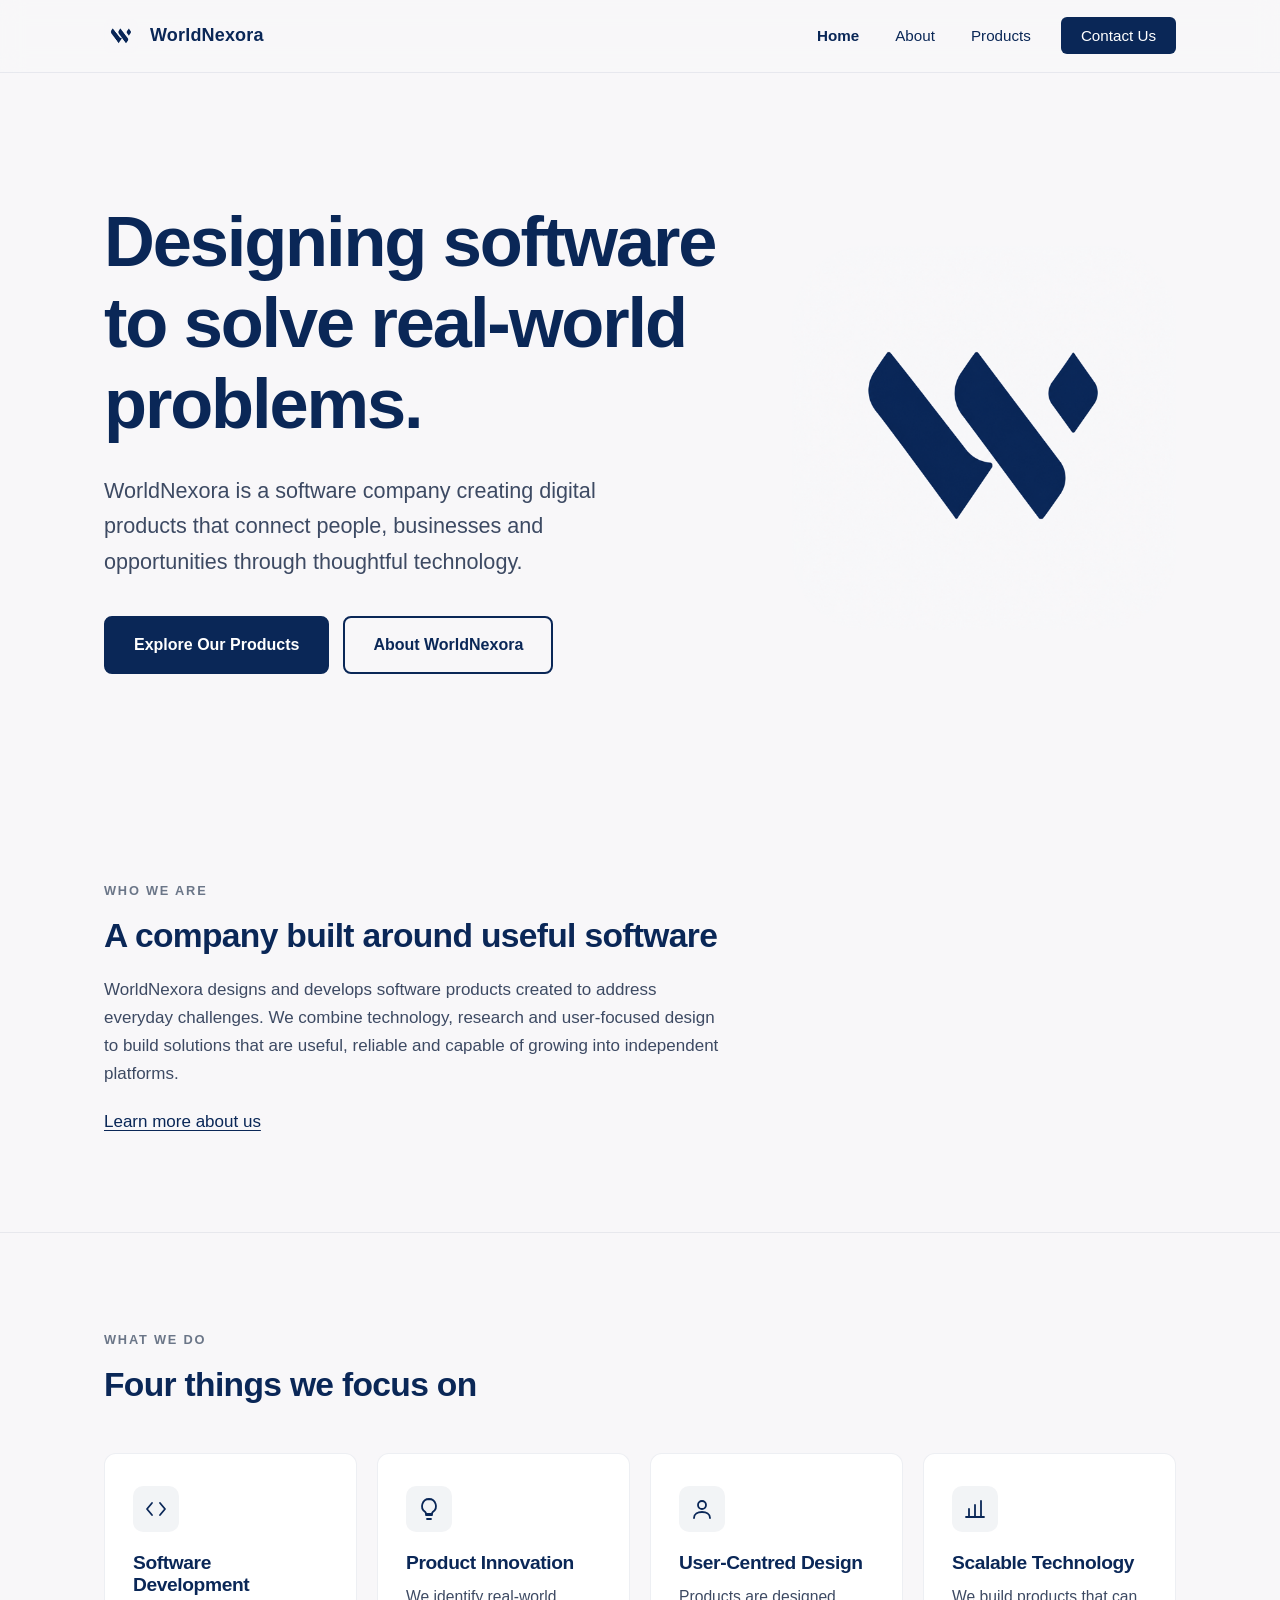
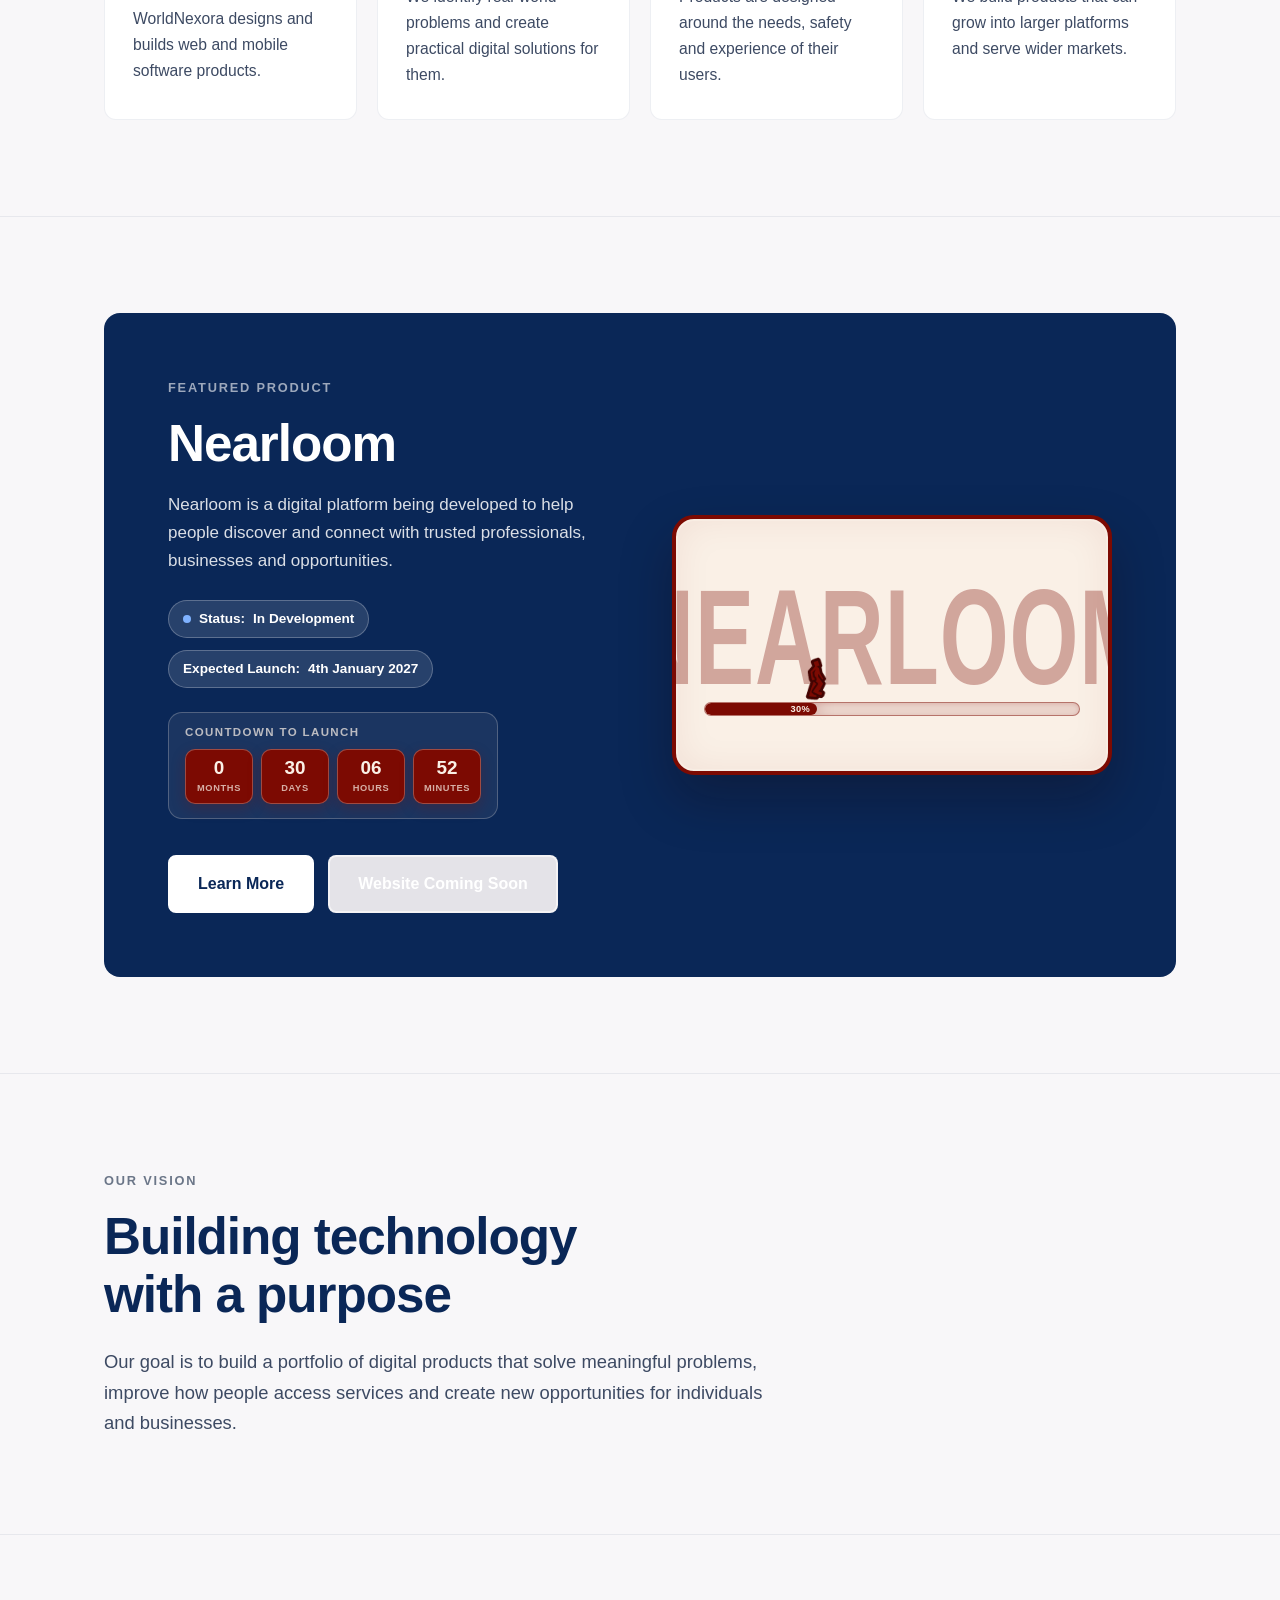
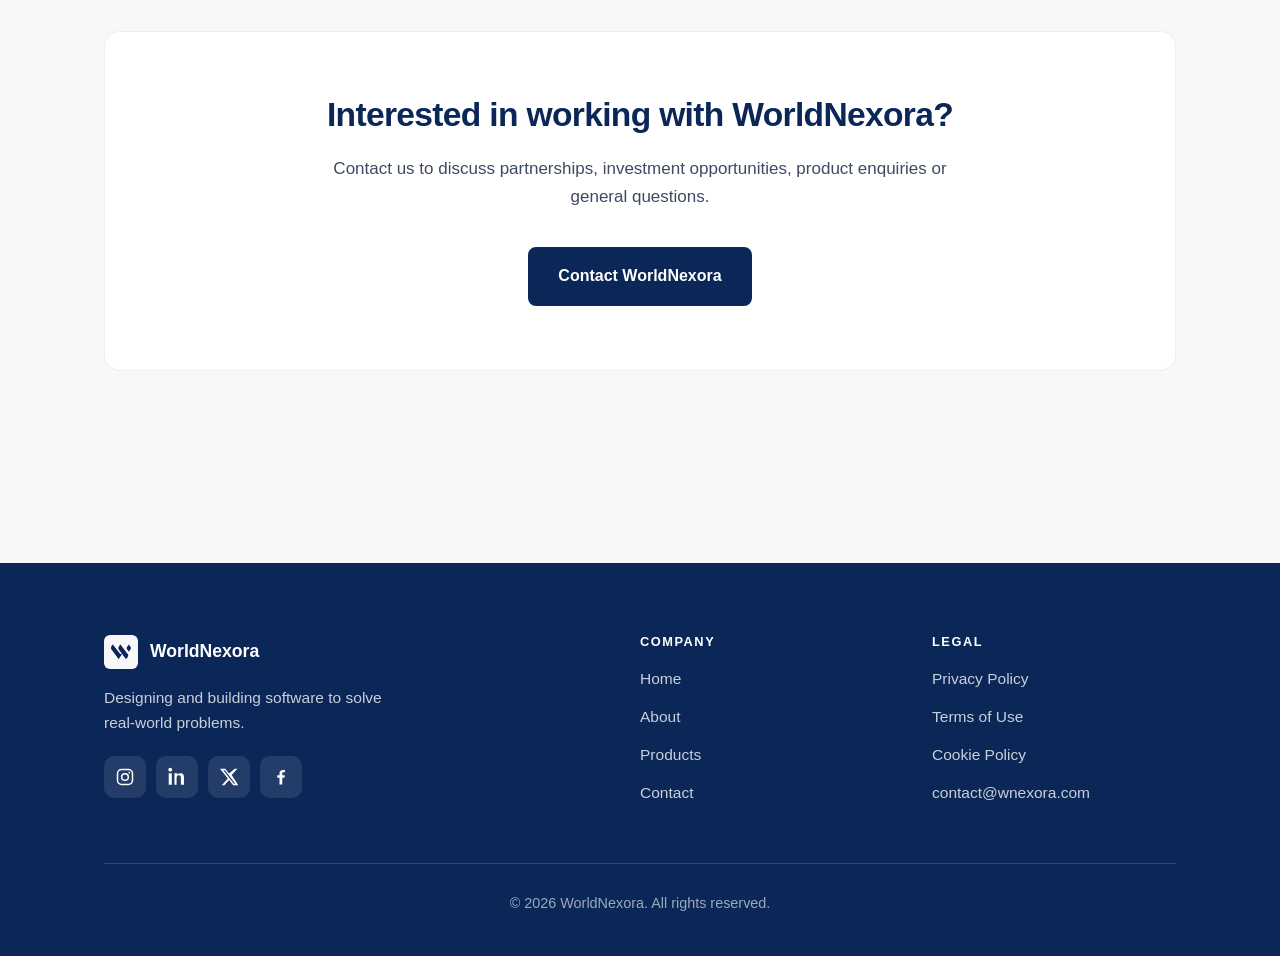
<file: index.html>
<!DOCTYPE html>
<html lang="en">
<head>
  <meta charset="UTF-8">
  <meta name="viewport" content="width=device-width, initial-scale=1.0">
  <title>WorldNexora | Software Built to Solve Real-World Problems</title>
  <meta name="description" content="WorldNexora (World Nexora) is a software company creating digital products that connect people, businesses and opportunities through thoughtful technology.">
  <meta name="application-name" content="WorldNexora">
  <meta name="apple-mobile-web-app-title" content="WorldNexora">
  <meta name="robots" content="index, follow, max-image-preview:large">
  <link rel="canonical" href="https://wnexora.com/">
  <link rel="icon" type="image/png" sizes="96x96" href="/favicon.png">
  <link rel="shortcut icon" type="image/png" href="/favicon.png">
  <link rel="apple-touch-icon" href="/assets/logo-600.png">
  <link rel="stylesheet" href="css/style.css?v=20260808j">
  <meta property="og:type" content="website">
  <meta property="og:title" content="WorldNexora | Software Built to Solve Real-World Problems">
  <meta property="og:description" content="WorldNexora designs and builds software products that solve real-world problems.">
  <meta property="og:image" content="https://wnexora.com/assets/worldnexora-cover.png">
  <meta property="og:image:width" content="1200">
  <meta property="og:image:height" content="675">
  <meta property="og:image:type" content="image/png">
  <meta property="og:image:alt" content="WorldNexora logo">
  <meta property="og:url" content="https://wnexora.com/">
  <meta property="og:site_name" content="WorldNexora">
  <meta name="twitter:card" content="summary_large_image">
  <meta name="twitter:title" content="WorldNexora | Software Built to Solve Real-World Problems">
  <meta name="twitter:description" content="WorldNexora designs and builds software products that solve real-world problems.">
  <meta name="twitter:image" content="https://wnexora.com/assets/worldnexora-cover.png">
  <script type="application/ld+json">
  {
    "@context": "https://schema.org",
    "@graph": [
      {
        "@type": "WebSite",
        "@id": "https://wnexora.com/#website",
        "url": "https://wnexora.com/",
        "name": "WorldNexora",
        "alternateName": "World Nexora",
        "inLanguage": "en",
        "publisher": {
          "@id": "https://wnexora.com/#organization"
        }
      },
      {
        "@type": "Organization",
        "@id": "https://wnexora.com/#organization",
        "name": "WorldNexora",
        "legalName": "WorldNexora",
        "alternateName": "World Nexora",
        "url": "https://wnexora.com/",
        "logo": {
          "@type": "ImageObject",
          "@id": "https://wnexora.com/#logo",
          "url": "https://wnexora.com/assets/logo-600.png",
          "contentUrl": "https://wnexora.com/assets/logo-600.png",
          "width": 600,
          "height": 600,
          "caption": "WorldNexora logo"
        },
        "image": {
          "@id": "https://wnexora.com/#logo"
        },
        "description": "WorldNexora is a software company designing and building digital products that solve real-world problems.",
        "email": "contact@wnexora.com",
        "sameAs": [
          "https://www.instagram.com/worldnexora.official/",
          "https://www.facebook.com/share/1BrysAzEgp/",
          "https://x.com/worldnexora",
          "https://www.linkedin.com/company/worldnexora/"
        ]
      },
      {
        "@type": "WebPage",
        "@id": "https://wnexora.com/#webpage",
        "url": "https://wnexora.com/",
        "name": "WorldNexora | Software Built to Solve Real-World Problems",
        "isPartOf": {
          "@id": "https://wnexora.com/#website"
        },
        "primaryImageOfPage": {
          "@type": "ImageObject",
          "url": "https://wnexora.com/assets/worldnexora-cover.png",
          "width": 1200,
          "height": 675
        }
      }
    ]
  }
  </script>
</head>
<body>
  <a class="skip-link" href="#main">Skip to main content</a>

  <nav class="site-nav" aria-label="Main navigation">
    <div class="nav-inner">
      <a class="brand" href="index.html">
        <img src="assets/favicon.png" alt="" width="34" height="34">
        WorldNexora
      </a>
      <button class="nav-toggle" aria-expanded="false" aria-controls="nav-links" aria-label="Open menu">
        <span class="bar"></span>
      </button>
      <ul class="nav-links" id="nav-links">
        <li><a href="index.html" aria-current="page">Home</a></li>
        <li><a href="about.html">About</a></li>
        <li><a href="products.html">Products</a></li>
        <li><a class="nav-cta" href="contact.html">Contact Us</a></li>
      </ul>
    </div>
  </nav>

  <main id="main">

    <!-- Hero -->
    <header class="hero">
      <div class="container hero-grid">
        <div>
          <h1 class="h-display">Designing software to solve real&#8209;world problems.</h1>
          <p class="lede">WorldNexora is a software company creating digital products that connect people, businesses and opportunities through thoughtful technology.</p>
          <div class="btn-row">
            <a class="btn btn-primary" href="products.html">Explore Our Products</a>
            <a class="btn btn-secondary" href="about.html">About WorldNexora</a>
          </div>
        </div>
        <div class="hero-art">
          <img src="assets/logo-600.png" alt="WorldNexora logo" width="600" height="600">
        </div>
      </div>
    </header>

    <!-- Company introduction -->
    <section class="section reveal" aria-labelledby="intro-heading">
      <div class="container">
        <span class="eyebrow">Who we are</span>
        <h2 class="h-2" id="intro-heading">A company built around useful software</h2>
        <p class="measure">WorldNexora designs and develops software products created to address everyday challenges. We combine technology, research and user-focused design to build solutions that are useful, reliable and capable of growing into independent platforms.</p>
        <p style="margin-top: 20px;"><a href="about.html">Learn more about us</a></p>
      </div>
    </section>

    <!-- What we do -->
    <section class="section reveal" aria-labelledby="what-heading">
      <div class="container">
        <span class="eyebrow">What we do</span>
        <h2 class="h-2" id="what-heading">Four things we focus on</h2>
        <div class="card-grid">
          <div class="card">
            <div class="card-icon" aria-hidden="true">
              <svg viewBox="0 0 24 24" fill="none" stroke="currentColor" stroke-width="1.8" stroke-linecap="round" stroke-linejoin="round"><polyline points="8 6 3 12 8 18"/><polyline points="16 6 21 12 16 18"/></svg>
            </div>
            <h3 class="h-3">Software Development</h3>
            <p>WorldNexora designs and builds web and mobile software products.</p>
          </div>
          <div class="card">
            <div class="card-icon" aria-hidden="true">
              <svg viewBox="0 0 24 24" fill="none" stroke="currentColor" stroke-width="1.8" stroke-linecap="round" stroke-linejoin="round"><path d="M9 18h6"/><path d="M10 22h4"/><path d="M12 2a7 7 0 0 0-4 12.7c.6.5 1 1.4 1 2.3h6c0-.9.4-1.8 1-2.3A7 7 0 0 0 12 2z"/></svg>
            </div>
            <h3 class="h-3">Product Innovation</h3>
            <p>We identify real-world problems and create practical digital solutions for them.</p>
          </div>
          <div class="card">
            <div class="card-icon" aria-hidden="true">
              <svg viewBox="0 0 24 24" fill="none" stroke="currentColor" stroke-width="1.8" stroke-linecap="round" stroke-linejoin="round"><circle cx="12" cy="8" r="4"/><path d="M4 21c0-4 3.6-6 8-6s8 2 8 6"/></svg>
            </div>
            <h3 class="h-3">User-Centred Design</h3>
            <p>Products are designed around the needs, safety and experience of their users.</p>
          </div>
          <div class="card">
            <div class="card-icon" aria-hidden="true">
              <svg viewBox="0 0 24 24" fill="none" stroke="currentColor" stroke-width="1.8" stroke-linecap="round" stroke-linejoin="round"><path d="M3 20h18"/><path d="M6 20V12"/><path d="M12 20V8"/><path d="M18 20V4"/></svg>
            </div>
            <h3 class="h-3">Scalable Technology</h3>
            <p>We build products that can grow into larger platforms and serve wider markets.</p>
          </div>
        </div>
      </div>
    </section>

    <!-- Featured product: Nearloom -->
    <section class="section reveal" aria-labelledby="featured-heading">
      <div class="container">
        <div class="panel panel-navy">
          <div class="product-split">
            <div>
              <span class="eyebrow" style="color: rgba(255,255,255,0.6);">Featured product</span>
              <h2 class="h-1" id="featured-heading">Nearloom</h2>
              <p style="margin-top: 18px; max-width: 48ch;">Nearloom is a digital platform being developed to help people discover and connect with trusted professionals, businesses and opportunities.</p>
              <div class="status-row">
                <span class="badge"><span class="dot" aria-hidden="true"></span>Status: <span data-wn="status">In Development</span></span>
                <span class="badge">Expected Launch: <span data-wn="launch">4th January 2027</span></span>
              </div>
              <div class="nearloom-countdown" data-wn-countdown data-target="2027-01-04T00:00:00Z" role="timer" aria-label="Countdown to Nearloom's expected launch on 4th January 2027">
                <span class="nearloom-countdown-label" data-countdown-label>Countdown to launch</span>
                <div class="nearloom-countdown-grid">
                  <span class="nearloom-countdown-unit"><strong data-countdown-months>--</strong><small>Months</small></span>
                  <span class="nearloom-countdown-unit"><strong data-countdown-days>--</strong><small>Days</small></span>
                  <span class="nearloom-countdown-unit"><strong data-countdown-hours>--</strong><small>Hours</small></span>
                  <span class="nearloom-countdown-unit"><strong data-countdown-minutes>--</strong><small>Minutes</small></span>
                </div>
              </div>
              <div class="btn-row">
                <a class="btn btn-primary" href="products.html#nearloom">Learn More</a>
                <a class="btn btn-secondary" data-wn-visit>Website Coming Soon</a>
              </div>
            </div>
            <div class="nearloom-progress-screen">
              <span class="nearloom-screen-wordmark" aria-hidden="true">Nearloom</span>
              <div class="nearloom-progress-stage">
                <img class="nearloom-walker" src="assets/nearloom-walking-filled-outline.gif" alt="">
                <div class="nearloom-progress-track" role="progressbar" aria-label="Nearloom development progress" aria-valuemin="0" aria-valuemax="100" aria-valuenow="30">
                  <span class="nearloom-progress-fill"><strong>30%</strong></span>
                </div>
              </div>
            </div>
          </div>
        </div>
      </div>
    </section>

    <!-- Vision -->
    <section class="section reveal" aria-labelledby="vision-heading">
      <div class="container">
        <span class="eyebrow">Our vision</span>
        <h2 class="h-1" id="vision-heading" style="max-width: 18ch;">Building technology with a purpose</h2>
        <p class="measure" style="margin-top: 22px; font-size: 1.15rem;">Our goal is to build a portfolio of digital products that solve meaningful problems, improve how people access services and create new opportunities for individuals and businesses.</p>
      </div>
    </section>

    <!-- Contact CTA -->
    <section class="section reveal" aria-labelledby="cta-heading">
      <div class="container">
        <div class="panel" style="text-align:center;">
          <h2 class="h-2" id="cta-heading">Interested in working with WorldNexora?</h2>
          <p class="measure" style="margin: 0 auto;">Contact us to discuss partnerships, investment opportunities, product enquiries or general questions.</p>
          <div class="btn-row" style="justify-content:center;">
            <a class="btn btn-primary" href="contact.html">Contact WorldNexora</a>
          </div>
        </div>
      </div>
    </section>

  </main>

  <footer class="site-footer">
    <div class="footer-inner">
      <div class="footer-grid">
        <div>
          <p class="footer-brand"><img src="assets/favicon.png" alt="" width="34" height="34">WorldNexora</p>
          <p class="footer-tagline">Designing and building software to solve real-world problems.</p>
          <ul class="social-links" data-wn-social aria-label="WorldNexora social media"></ul>
        </div>
        <nav aria-label="Footer navigation">
          <h3>Company</h3>
          <ul>
            <li><a href="index.html">Home</a></li>
            <li><a href="about.html">About</a></li>
            <li><a href="products.html">Products</a></li>
            <li><a href="contact.html">Contact</a></li>
          </ul>
        </nav>
        <div>
          <h3>Legal</h3>
          <ul>
            <li><a href="privacy.html">Privacy Policy</a></li>
            <li><a href="terms.html">Terms of Use</a></li>
            <li><a href="cookies.html">Cookie Policy</a></li>
            <li><a data-wn-mailto href="mailto:contact@wnexora.com"><span data-wn="email">contact@wnexora.com</span></a></li>
          </ul>
        </div>
      </div>
      <div class="footer-bottom">
        <span>© <span data-wn-year>2026</span> WorldNexora. All rights reserved.</span>
      </div>
    </div>
  </footer>

  <script src="js/site-config.js?v=20260808j"></script>
  <script src="js/main.js?v=20260808j"></script>
</body>
</html>
</file>
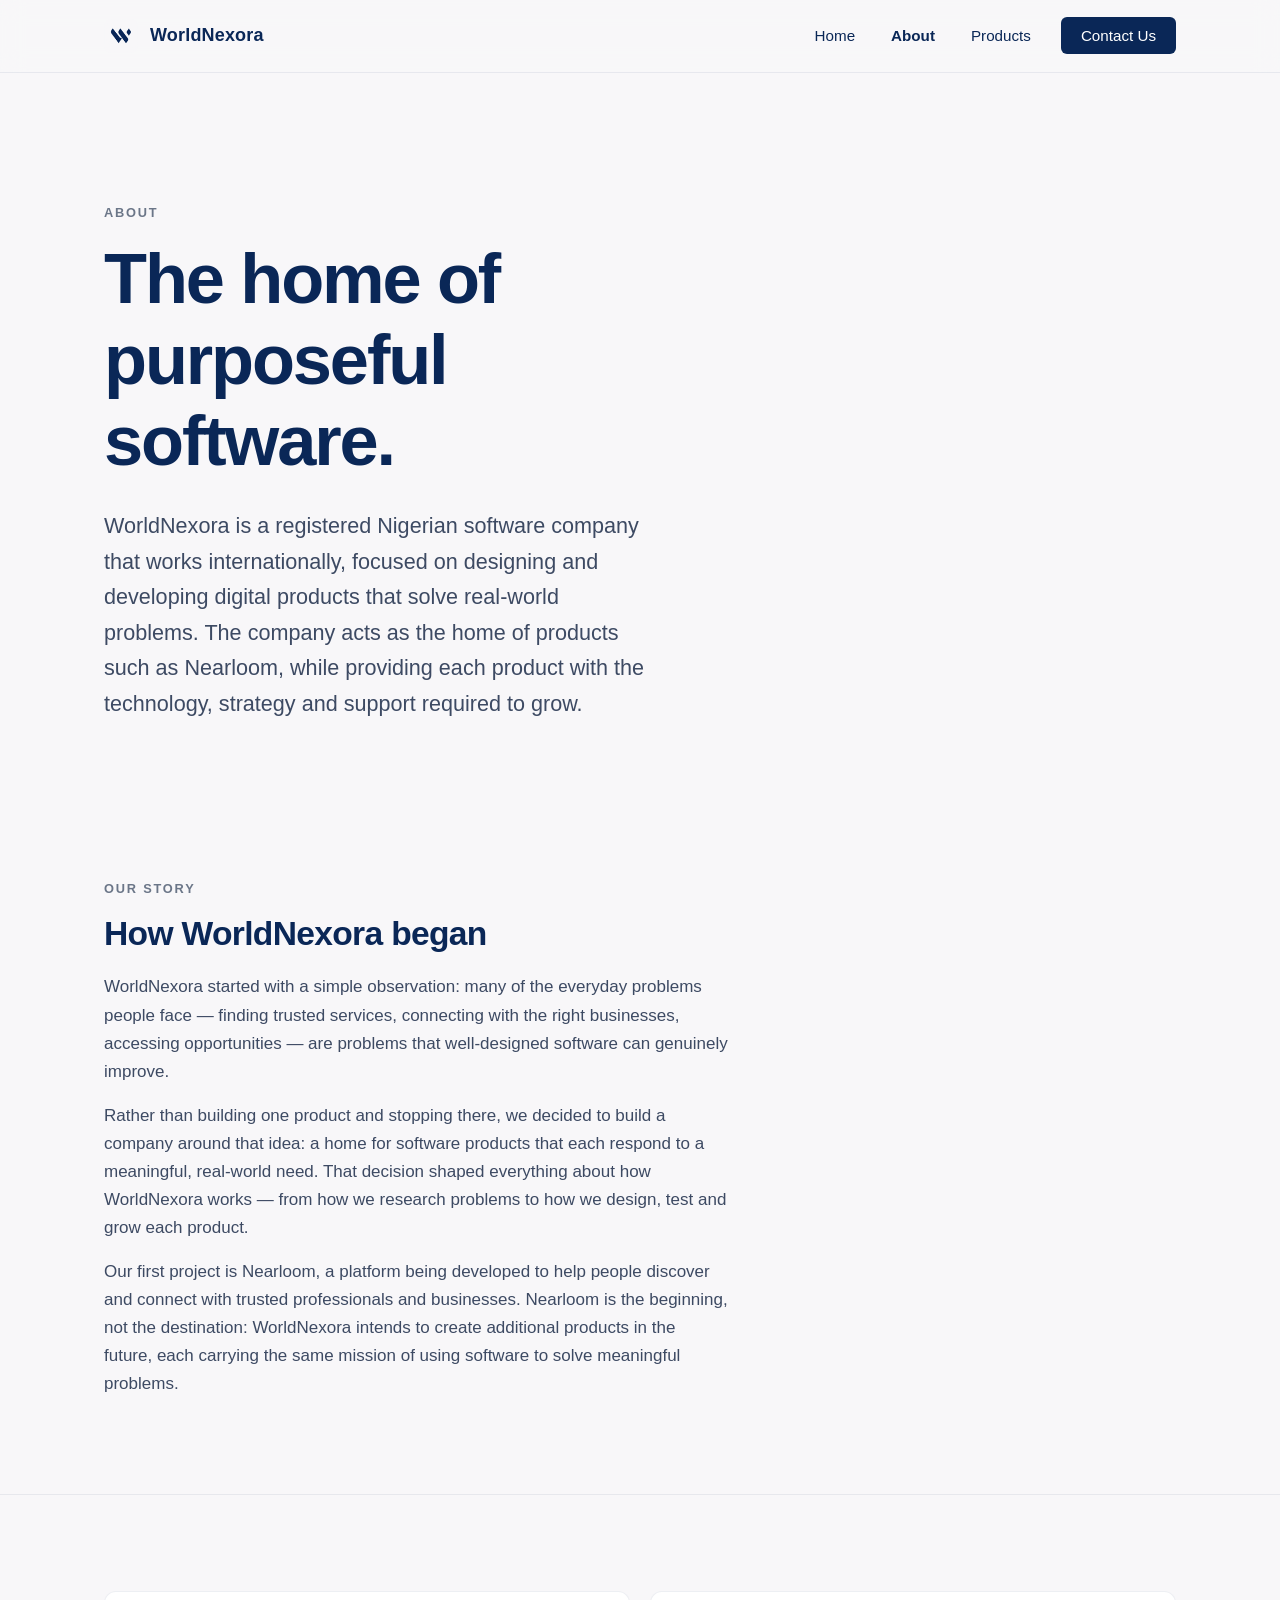
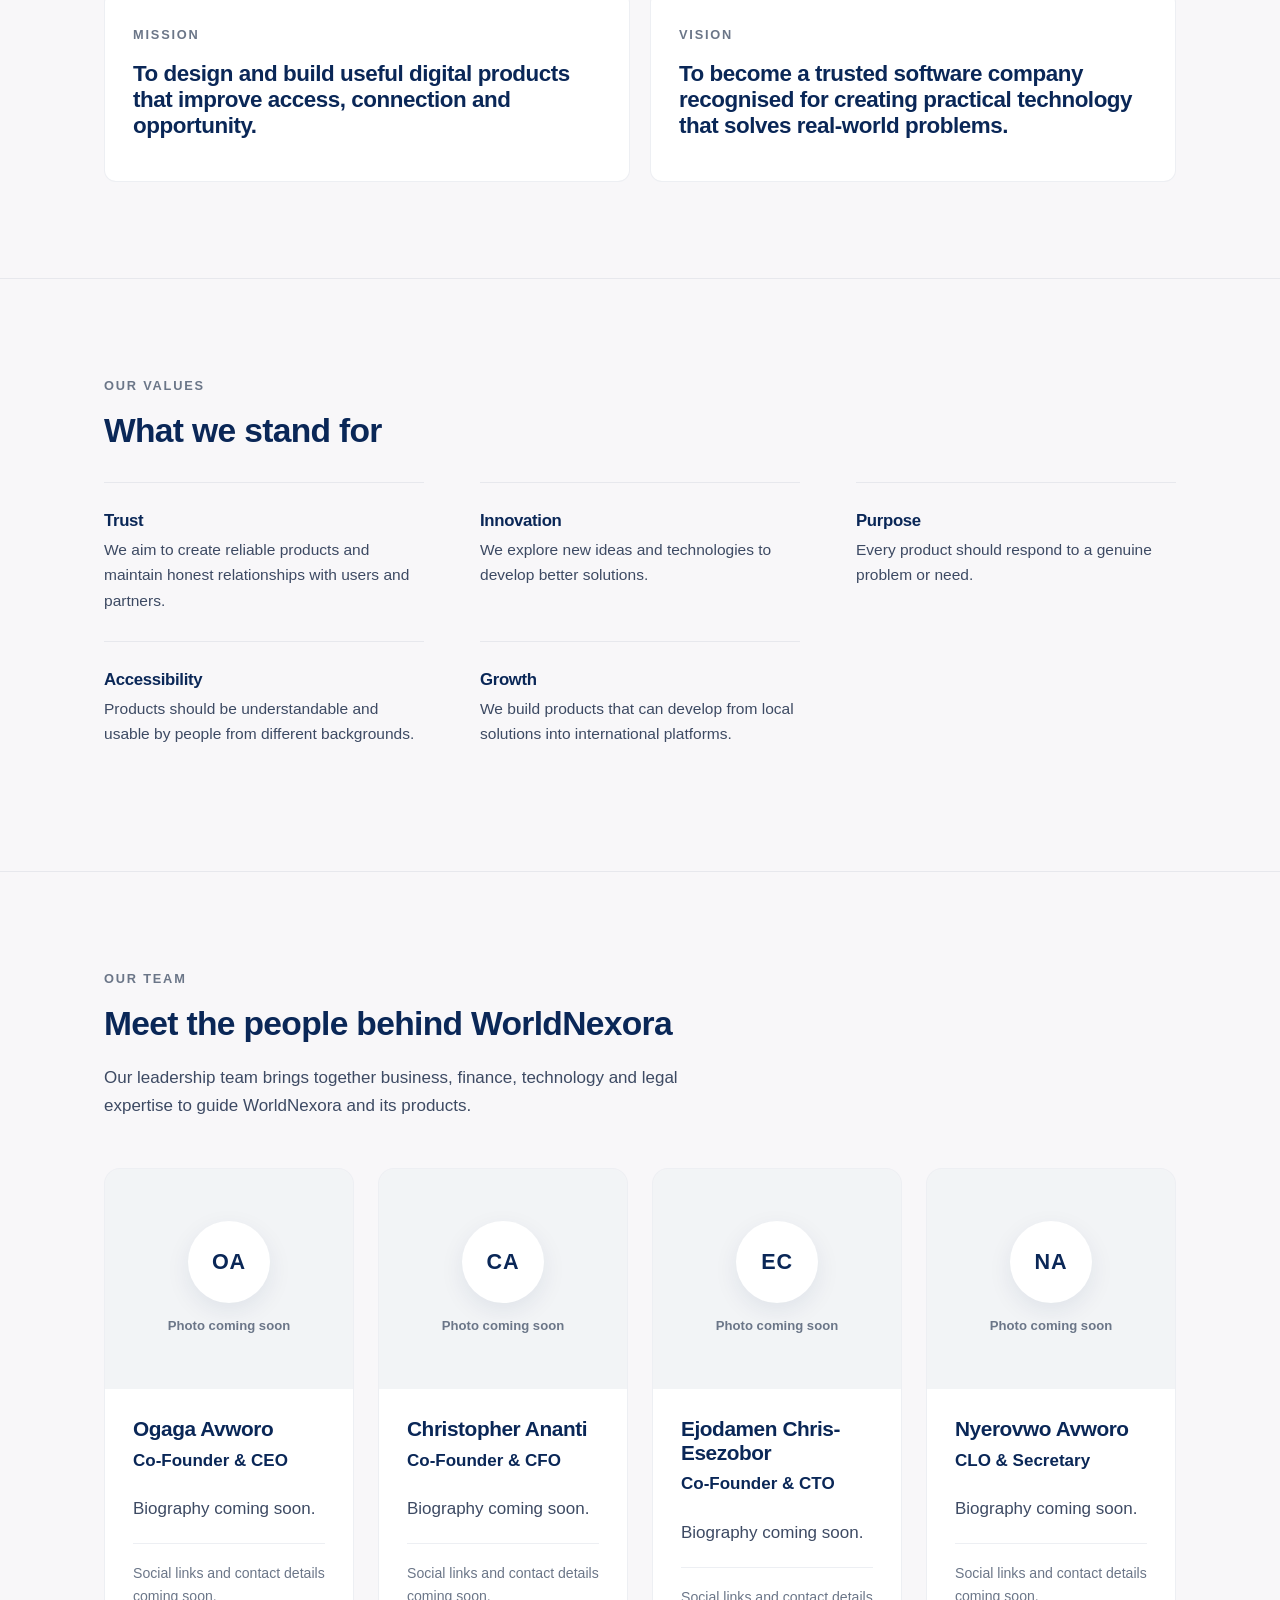
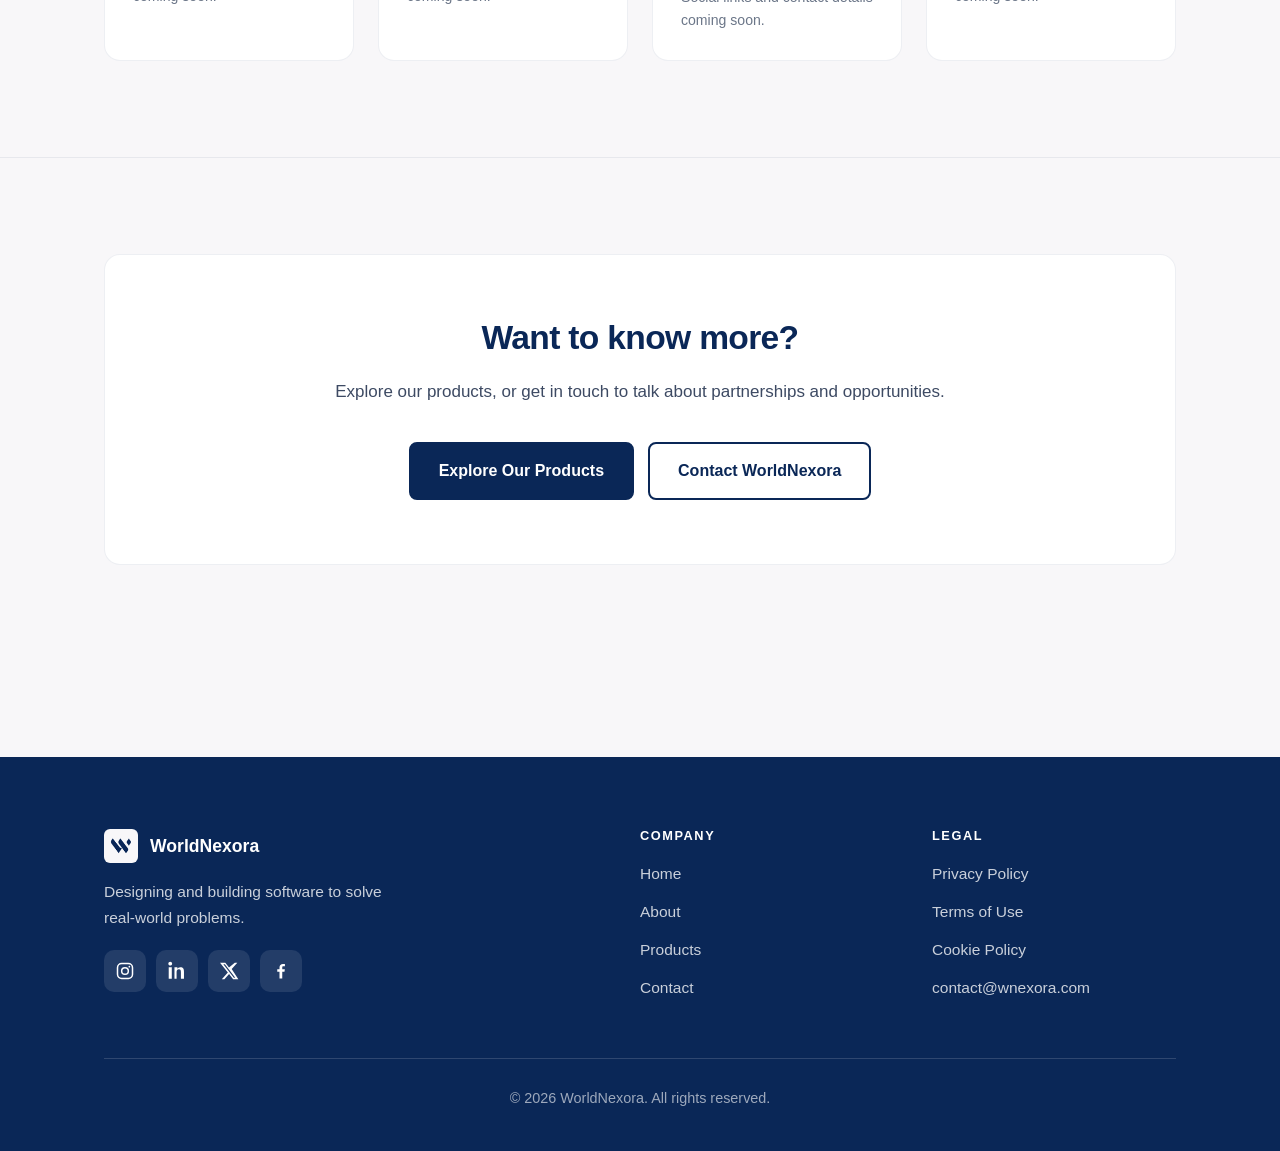
<file: about.html>
<!DOCTYPE html>
<html lang="en">
<head>
  <meta charset="UTF-8">
  <meta name="viewport" content="width=device-width, initial-scale=1.0">
  <title>About WorldNexora | Our Mission, Vision and Story</title>
  <meta name="description" content="Learn about WorldNexora — our story, mission, vision and values as we build software products that solve real-world problems.">
  <link rel="canonical" href="https://wnexora.com/about">
  <link rel="icon" type="image/png" sizes="64x64" href="/favicon.png">
  <link rel="stylesheet" href="css/style.css?v=20260804-team-row">
  <meta property="og:type" content="website">
  <meta property="og:title" content="About WorldNexora | Our Mission, Vision and Story">
  <meta property="og:description" content="WorldNexora is a software company focused on designing and developing digital products that solve real-world problems.">
  <meta property="og:image" content="https://wnexora.com/assets/logo-600.png">
  <meta property="og:url" content="https://wnexora.com/about">
</head>
<body>
  <a class="skip-link" href="#main">Skip to main content</a>

  <nav class="site-nav" aria-label="Main navigation">
    <div class="nav-inner">
      <a class="brand" href="index.html">
        <img src="assets/favicon.png" alt="" width="34" height="34">
        WorldNexora
      </a>
      <button class="nav-toggle" aria-expanded="false" aria-controls="nav-links" aria-label="Open menu">
        <span class="bar"></span>
      </button>
      <ul class="nav-links" id="nav-links">
        <li><a href="index.html">Home</a></li>
        <li><a href="about.html" aria-current="page">About</a></li>
        <li><a href="products.html">Products</a></li>
        <li><a class="nav-cta" href="contact.html">Contact Us</a></li>
      </ul>
    </div>
  </nav>

  <main id="main">

    <header class="hero" style="padding-bottom: 60px;">
      <div class="container">
        <span class="eyebrow">About</span>
        <h1 class="h-display" style="max-width: 16ch;">The home of purposeful software.</h1>
        <p class="lede" style="margin-top: 26px;">WorldNexora is a registered Nigerian software company that works internationally, focused on designing and developing digital products that solve real-world problems. The company acts as the home of products such as Nearloom, while providing each product with the technology, strategy and support required to grow.</p>
      </div>
    </header>

    <!-- Our story -->
    <section class="section reveal" aria-labelledby="story-heading">
      <div class="container">
        <span class="eyebrow">Our story</span>
        <h2 class="h-2" id="story-heading">How WorldNexora began</h2>
        <div class="measure">
          <p>WorldNexora started with a simple observation: many of the everyday problems people face — finding trusted services, connecting with the right businesses, accessing opportunities — are problems that well-designed software can genuinely improve.</p>
          <p style="margin-top: 16px;">Rather than building one product and stopping there, we decided to build a company around that idea: a home for software products that each respond to a meaningful, real-world need. That decision shaped everything about how WorldNexora works — from how we research problems to how we design, test and grow each product.</p>
          <p style="margin-top: 16px;">Our first project is Nearloom, a platform being developed to help people discover and connect with trusted professionals and businesses. Nearloom is the beginning, not the destination: WorldNexora intends to create additional products in the future, each carrying the same mission of using software to solve meaningful problems.</p>
        </div>
      </div>
    </section>

    <!-- Mission & Vision -->
    <section class="section reveal" aria-labelledby="mission-heading">
      <div class="container">
        <div class="card-grid" style="margin-top: 0; grid-template-columns: repeat(auto-fit, minmax(300px, 1fr));">
          <div class="card">
            <span class="eyebrow">Mission</span>
            <h2 class="h-3" id="mission-heading" style="font-size: 1.4rem;">To design and build useful digital products that improve access, connection and opportunity.</h2>
          </div>
          <div class="card">
            <span class="eyebrow">Vision</span>
            <h2 class="h-3" style="font-size: 1.4rem;">To become a trusted software company recognised for creating practical technology that solves real-world problems.</h2>
          </div>
        </div>
      </div>
    </section>

    <!-- Values -->
    <section class="section reveal" aria-labelledby="values-heading">
      <div class="container">
        <span class="eyebrow">Our values</span>
        <h2 class="h-2" id="values-heading">What we stand for</h2>
        <div class="value-list">
          <div>
            <h3>Trust</h3>
            <p>We aim to create reliable products and maintain honest relationships with users and partners.</p>
          </div>
          <div>
            <h3>Innovation</h3>
            <p>We explore new ideas and technologies to develop better solutions.</p>
          </div>
          <div>
            <h3>Purpose</h3>
            <p>Every product should respond to a genuine problem or need.</p>
          </div>
          <div>
            <h3>Accessibility</h3>
            <p>Products should be understandable and usable by people from different backgrounds.</p>
          </div>
          <div>
            <h3>Growth</h3>
            <p>We build products that can develop from local solutions into international platforms.</p>
          </div>
        </div>
      </div>
    </section>

    <!-- Team -->
    <section class="section reveal" aria-labelledby="team-heading">
      <div class="container">
        <span class="eyebrow">Our team</span>
        <h2 class="h-2" id="team-heading">Meet the people behind WorldNexora</h2>
        <p class="measure">Our leadership team brings together business, finance, technology and legal expertise to guide WorldNexora and its products.</p>
        <div class="team-grid">
          <article class="team-card">
            <div class="team-photo-placeholder" role="img" aria-label="Photo of Ogaga Avworo coming soon"><span>OA</span><small>Photo coming soon</small></div>
            <div class="team-card-body">
              <h3>Ogaga Avworo</h3>
              <p class="team-role">Co-Founder &amp; CEO</p>
              <p class="team-bio">Biography coming soon.</p>
              <p class="team-links-placeholder">Social links and contact details coming soon.</p>
            </div>
          </article>
          <article class="team-card">
            <div class="team-photo-placeholder" role="img" aria-label="Photo of Christopher Ananti coming soon"><span>CA</span><small>Photo coming soon</small></div>
            <div class="team-card-body">
              <h3>Christopher Ananti</h3>
              <p class="team-role">Co-Founder &amp; CFO</p>
              <p class="team-bio">Biography coming soon.</p>
              <p class="team-links-placeholder">Social links and contact details coming soon.</p>
            </div>
          </article>
          <article class="team-card">
            <div class="team-photo-placeholder" role="img" aria-label="Photo of Ejodamen Chris-Esezobor coming soon"><span>EC</span><small>Photo coming soon</small></div>
            <div class="team-card-body">
              <h3>Ejodamen Chris-Esezobor</h3>
              <p class="team-role">Co-Founder &amp; CTO</p>
              <p class="team-bio">Biography coming soon.</p>
              <p class="team-links-placeholder">Social links and contact details coming soon.</p>
            </div>
          </article>
          <article class="team-card">
            <div class="team-photo-placeholder" role="img" aria-label="Photo of Nyerovwo Avworo coming soon"><span>NA</span><small>Photo coming soon</small></div>
            <div class="team-card-body">
              <h3>Nyerovwo Avworo</h3>
              <p class="team-role">CLO &amp; Secretary</p>
              <p class="team-bio">Biography coming soon.</p>
              <p class="team-links-placeholder">Social links and contact details coming soon.</p>
            </div>
          </article>
        </div>
      </div>
    </section>

    <!-- Contact CTA -->
    <section class="section reveal" aria-labelledby="cta-heading">
      <div class="container">
        <div class="panel" style="text-align:center;">
          <h2 class="h-2" id="cta-heading">Want to know more?</h2>
          <p class="measure" style="margin: 0 auto;">Explore our products, or get in touch to talk about partnerships and opportunities.</p>
          <div class="btn-row" style="justify-content:center;">
            <a class="btn btn-primary" href="products.html">Explore Our Products</a>
            <a class="btn btn-secondary" href="contact.html">Contact WorldNexora</a>
          </div>
        </div>
      </div>
    </section>

  </main>

  <footer class="site-footer">
    <div class="footer-inner">
      <div class="footer-grid">
        <div>
          <p class="footer-brand"><img src="assets/favicon.png" alt="" width="34" height="34">WorldNexora</p>
          <p class="footer-tagline">Designing and building software to solve real-world problems.</p>
          <ul class="social-links" data-wn-social aria-label="WorldNexora social media"></ul>
        </div>
        <nav aria-label="Footer navigation">
          <h3>Company</h3>
          <ul>
            <li><a href="index.html">Home</a></li>
            <li><a href="about.html">About</a></li>
            <li><a href="products.html">Products</a></li>
            <li><a href="contact.html">Contact</a></li>
          </ul>
        </nav>
        <div>
          <h3>Legal</h3>
          <ul>
            <li><a href="privacy.html">Privacy Policy</a></li>
            <li><a href="terms.html">Terms of Use</a></li>
            <li><a href="cookies.html">Cookie Policy</a></li>
            <li><a data-wn-mailto href="mailto:contact@wnexora.com"><span data-wn="email">contact@wnexora.com</span></a></li>
          </ul>
        </div>
      </div>
      <div class="footer-bottom">
        <span>© <span data-wn-year>2026</span> WorldNexora. All rights reserved.</span>
      </div>
    </div>
  </footer>

  <script src="js/site-config.js"></script>
  <script src="js/main.js"></script>
</body>
</html>
</file>
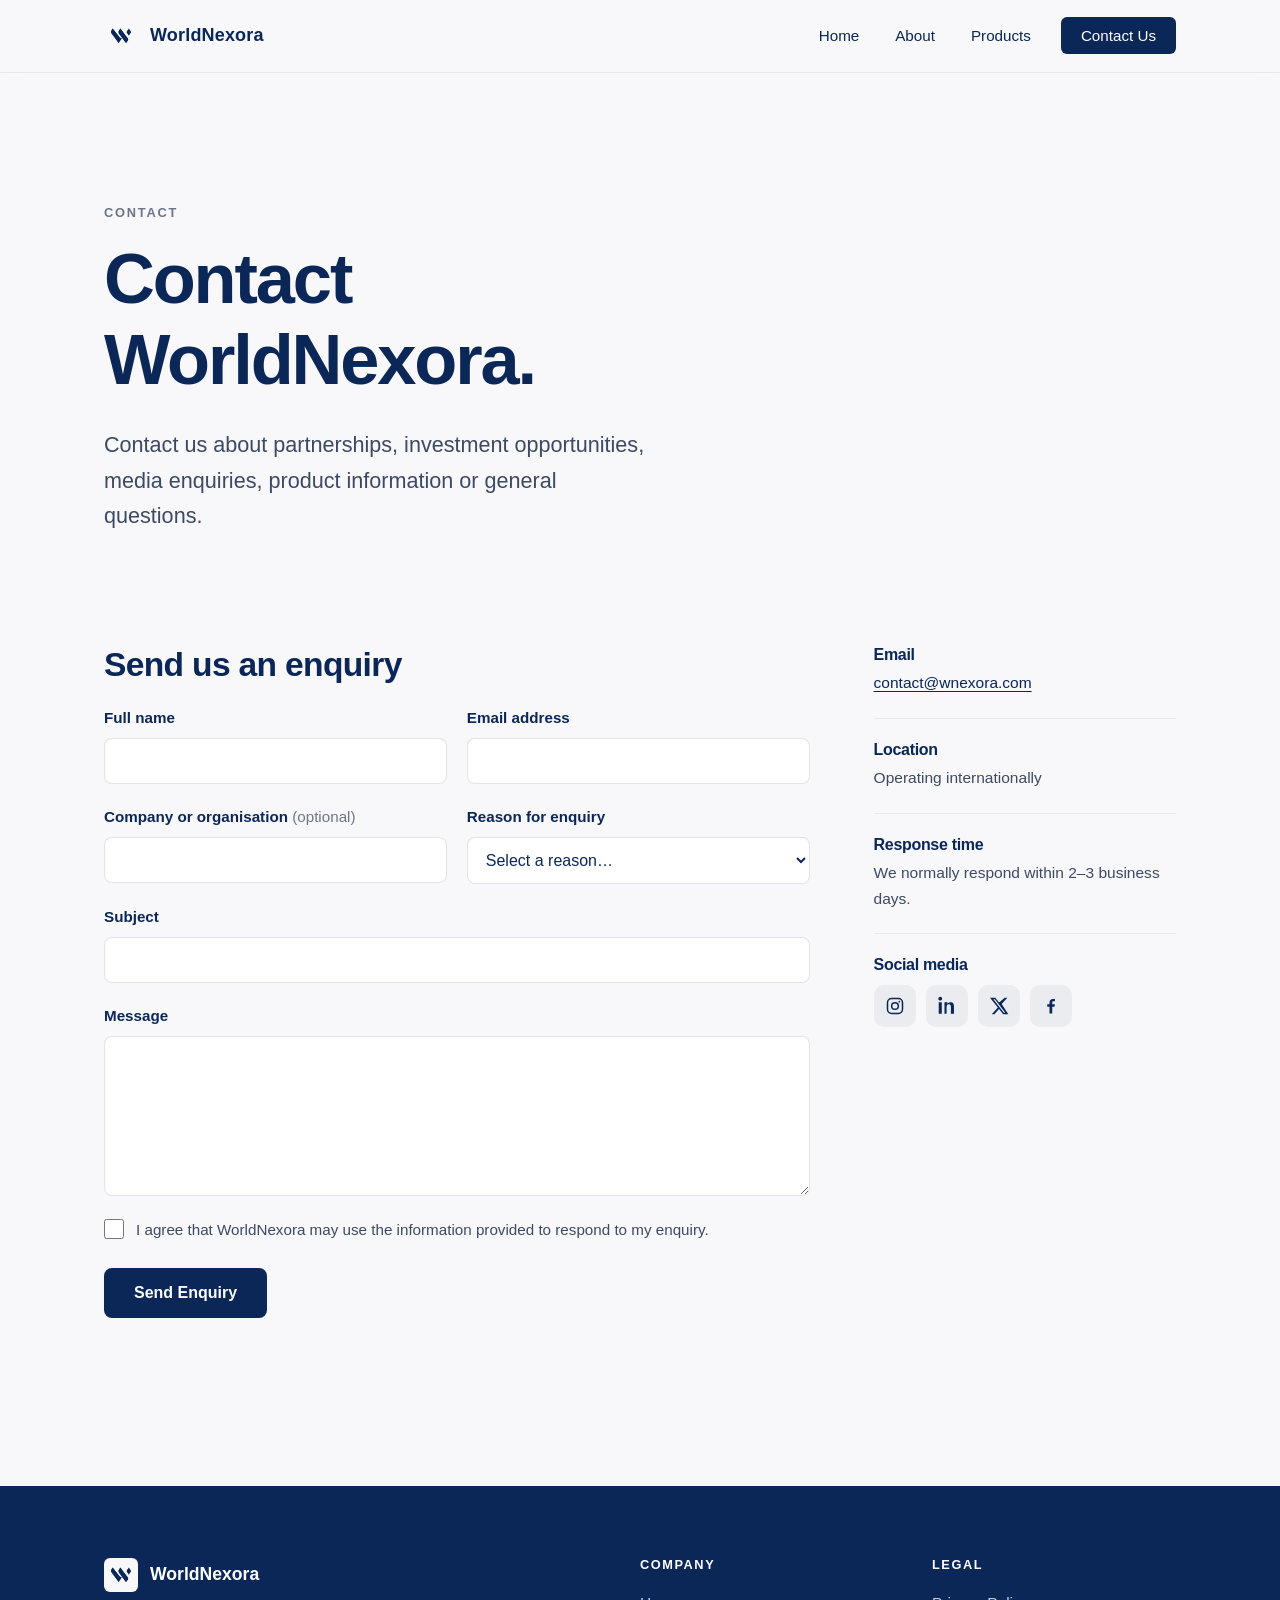
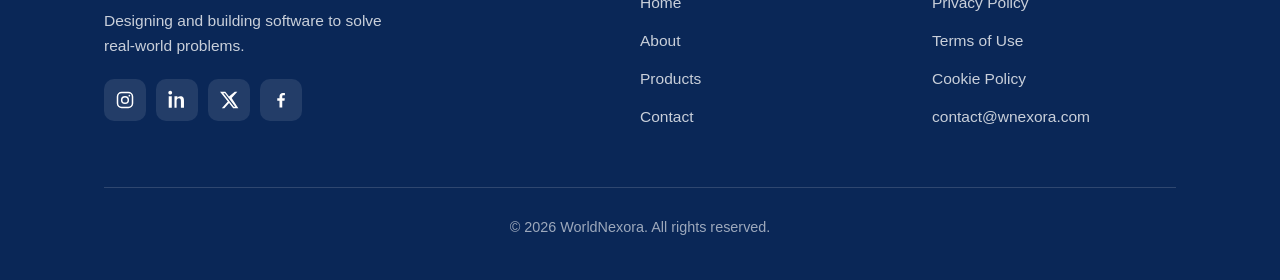
<file: contact.html>
<!DOCTYPE html>
<html lang="en">
<head>
  <meta charset="UTF-8">
  <meta name="viewport" content="width=device-width, initial-scale=1.0">
  <title>Contact WorldNexora | Partnerships and Enquiries</title>
  <meta name="description" content="Contact WorldNexora about partnerships, investment opportunities, media enquiries, product information or general questions.">
  <link rel="canonical" href="https://wnexora.com/contact">
  <link rel="icon" type="image/png" sizes="64x64" href="/favicon.png">
  <link rel="stylesheet" href="css/style.css">
  <meta property="og:type" content="website">
  <meta property="og:title" content="Contact WorldNexora | Partnerships and Enquiries">
  <meta property="og:description" content="Get in touch with WorldNexora about partnerships, investment, media or product enquiries.">
  <meta property="og:image" content="https://wnexora.com/assets/logo-600.png">
  <meta property="og:url" content="https://wnexora.com/contact">
</head>
<body>
  <a class="skip-link" href="#main">Skip to main content</a>

  <nav class="site-nav" aria-label="Main navigation">
    <div class="nav-inner">
      <a class="brand" href="index.html">
        <img src="assets/favicon.png" alt="" width="34" height="34">
        WorldNexora
      </a>
      <button class="nav-toggle" aria-expanded="false" aria-controls="nav-links" aria-label="Open menu">
        <span class="bar"></span>
      </button>
      <ul class="nav-links" id="nav-links">
        <li><a href="index.html">Home</a></li>
        <li><a href="about.html">About</a></li>
        <li><a href="products.html">Products</a></li>
        <li><a class="nav-cta" href="contact.html">Contact Us</a></li>
      </ul>
    </div>
  </nav>

  <main id="main">

    <header class="hero" style="padding-bottom: 40px;">
      <div class="container">
        <span class="eyebrow">Contact</span>
        <h1 class="h-display" style="max-width: 14ch;">Contact WorldNexora.</h1>
        <p class="lede" style="margin-top: 26px;">Contact us about partnerships, investment opportunities, media enquiries, product information or general questions.</p>
      </div>
    </header>

    <section class="section tight" aria-labelledby="form-heading">
      <div class="container" style="display: grid; grid-template-columns: minmax(0, 1.4fr) minmax(0, 0.6fr); gap: 64px;">

        <div>
          <h2 class="h-2" id="form-heading">Send us an enquiry</h2>
          <form id="contact-form" novalidate>
            <div class="form-grid">
              <div class="field">
                <label for="cf-name">Full name</label>
                <input type="text" id="cf-name" name="name" autocomplete="name" required>
                <span class="field-error" role="alert"></span>
              </div>
              <div class="field">
                <label for="cf-email">Email address</label>
                <input type="email" id="cf-email" name="email" autocomplete="email" required>
                <span class="field-error" role="alert"></span>
              </div>
              <div class="field">
                <label for="cf-org">Company or organisation <span class="optional">(optional)</span></label>
                <input type="text" id="cf-org" name="organisation" autocomplete="organization">
                <span class="field-error" role="alert"></span>
              </div>
              <div class="field">
                <label for="cf-reason">Reason for enquiry</label>
                <select id="cf-reason" name="reason" required>
                  <option value="">Select a reason…</option>
                  <option>General Enquiry</option>
                  <option>Partnership</option>
                  <option>Investment</option>
                  <option>Product Enquiry</option>
                  <option>Media</option>
                  <option>Careers</option>
                  <option>Technical Support</option>
                  <option>Other</option>
                </select>
                <span class="field-error" role="alert"></span>
              </div>
              <div class="field full">
                <label for="cf-subject">Subject</label>
                <input type="text" id="cf-subject" name="subject" required>
                <span class="field-error" role="alert"></span>
              </div>
              <div class="field full">
                <label for="cf-message">Message</label>
                <textarea id="cf-message" name="message" required></textarea>
                <span class="field-error" role="alert"></span>
              </div>
              <div class="field honeypot" aria-hidden="true">
                <label for="cf-website">Website</label>
                <input type="text" id="cf-website" name="website" tabindex="-1" autocomplete="off">
              </div>
              <div class="field full consent">
                <input type="checkbox" id="cf-consent" name="consent" required>
                <div>
                  <label for="cf-consent">I agree that WorldNexora may use the information provided to respond to my enquiry.</label>
                  <span class="field-error" role="alert"></span>
                </div>
              </div>
            </div>
            <div class="btn-row" style="margin-top: 24px;">
              <button type="submit" class="btn btn-primary">Send Enquiry</button>
            </div>
            <div id="form-status" class="form-status" role="status" aria-live="polite"></div>
          </form>
        </div>

        <aside class="contact-aside" aria-label="Company contact information">
          <div style="border-top: 0; padding-top: 0;">
            <h3>Email</h3>
            <p><a data-wn-mailto href="mailto:contact@wnexora.com"><span data-wn="email">contact@wnexora.com</span></a></p>
          </div>
          <div>
            <h3>Location</h3>
            <p data-wn="location">Operating internationally</p>
          </div>
          <div>
            <h3>Response time</h3>
            <p data-wn="response-time">We normally respond within 2–3 business days.</p>
          </div>
          <div>
            <h3>Social media</h3>
            <ul class="social-links" data-wn-social aria-label="WorldNexora social media" style="margin-top: 10px;"></ul>
          </div>
        </aside>

      </div>
    </section>

  </main>

  <footer class="site-footer">
    <div class="footer-inner">
      <div class="footer-grid">
        <div>
          <p class="footer-brand"><img src="assets/favicon.png" alt="" width="34" height="34">WorldNexora</p>
          <p class="footer-tagline">Designing and building software to solve real-world problems.</p>
          <ul class="social-links" data-wn-social aria-label="WorldNexora social media"></ul>
        </div>
        <nav aria-label="Footer navigation">
          <h3>Company</h3>
          <ul>
            <li><a href="index.html">Home</a></li>
            <li><a href="about.html">About</a></li>
            <li><a href="products.html">Products</a></li>
            <li><a href="contact.html">Contact</a></li>
          </ul>
        </nav>
        <div>
          <h3>Legal</h3>
          <ul>
            <li><a href="privacy.html">Privacy Policy</a></li>
            <li><a href="terms.html">Terms of Use</a></li>
            <li><a href="cookies.html">Cookie Policy</a></li>
            <li><a data-wn-mailto href="mailto:contact@wnexora.com"><span data-wn="email">contact@wnexora.com</span></a></li>
          </ul>
        </div>
      </div>
      <div class="footer-bottom">
        <span>© <span data-wn-year>2026</span> WorldNexora. All rights reserved.</span>
      </div>
    </div>
  </footer>

  <style>
    @media (max-width: 900px) {
      .section .container[style*="grid"] { display: block !important; }
      .contact-aside { margin-top: 56px; }
    }
  </style>

  <script src="js/site-config.js"></script>
  <script src="js/main.js"></script>
</body>
</html>
</file>
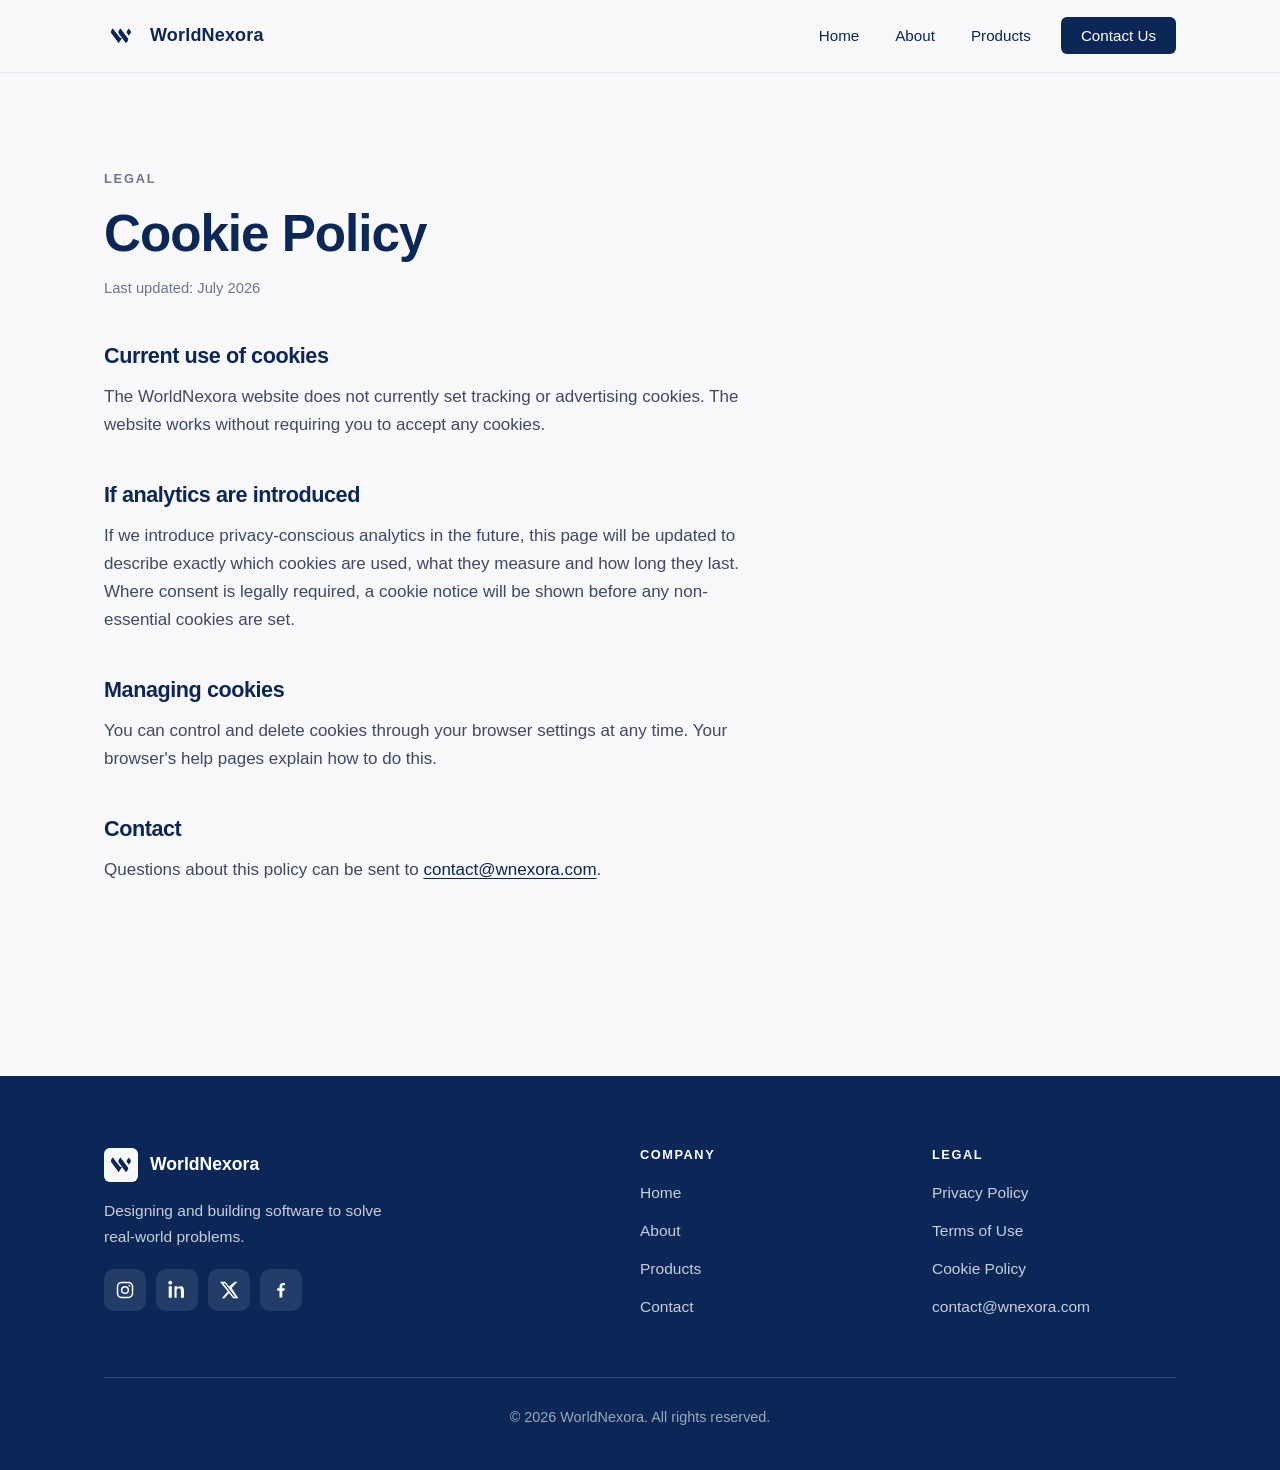
<file: cookies.html>
<!DOCTYPE html>
<html lang="en">
<head>
  <meta charset="UTF-8">
  <meta name="viewport" content="width=device-width, initial-scale=1.0">
  <title>Cookie Policy | WorldNexora</title>
  <meta name="description" content="How the WorldNexora website uses cookies.">
  <link rel="canonical" href="https://wnexora.com/cookies">
  <link rel="icon" type="image/png" sizes="64x64" href="/favicon.png">
  <link rel="stylesheet" href="css/style.css">
  <meta name="robots" content="noindex, follow">
</head>
<body>
  <a class="skip-link" href="#main">Skip to main content</a>

  <nav class="site-nav" aria-label="Main navigation">
    <div class="nav-inner">
      <a class="brand" href="index.html">
        <img src="assets/favicon.png" alt="" width="34" height="34">
        WorldNexora
      </a>
      <button class="nav-toggle" aria-expanded="false" aria-controls="nav-links" aria-label="Open menu">
        <span class="bar"></span>
      </button>
      <ul class="nav-links" id="nav-links">
        <li><a href="index.html">Home</a></li>
        <li><a href="about.html">About</a></li>
        <li><a href="products.html">Products</a></li>
        <li><a class="nav-cta" href="contact.html">Contact Us</a></li>
      </ul>
    </div>
  </nav>

  <main id="main">
    <section class="section legal">
      <div class="container">
        <span class="eyebrow">Legal</span>
        <h1 class="h-1">Cookie Policy</h1>
        <p class="updated" style="margin-top: 12px;">Last updated: July 2026</p>

        <h2>Current use of cookies</h2>
        <p>The WorldNexora website does not currently set tracking or advertising cookies. The website works without requiring you to accept any cookies.</p>

        <h2>If analytics are introduced</h2>
        <p>If we introduce privacy-conscious analytics in the future, this page will be updated to describe exactly which cookies are used, what they measure and how long they last. Where consent is legally required, a cookie notice will be shown before any non-essential cookies are set.</p>

        <h2>Managing cookies</h2>
        <p>You can control and delete cookies through your browser settings at any time. Your browser's help pages explain how to do this.</p>

        <h2>Contact</h2>
        <p>Questions about this policy can be sent to <a data-wn-mailto href="mailto:contact@wnexora.com"><span data-wn="email">contact@wnexora.com</span></a>.</p>
      </div>
    </section>
  </main>

  <footer class="site-footer">
    <div class="footer-inner">
      <div class="footer-grid">
        <div>
          <p class="footer-brand"><img src="assets/favicon.png" alt="" width="34" height="34">WorldNexora</p>
          <p class="footer-tagline">Designing and building software to solve real-world problems.</p>
          <ul class="social-links" data-wn-social aria-label="WorldNexora social media"></ul>
        </div>
        <nav aria-label="Footer navigation">
          <h3>Company</h3>
          <ul>
            <li><a href="index.html">Home</a></li>
            <li><a href="about.html">About</a></li>
            <li><a href="products.html">Products</a></li>
            <li><a href="contact.html">Contact</a></li>
          </ul>
        </nav>
        <div>
          <h3>Legal</h3>
          <ul>
            <li><a href="privacy.html">Privacy Policy</a></li>
            <li><a href="terms.html">Terms of Use</a></li>
            <li><a href="cookies.html">Cookie Policy</a></li>
            <li><a data-wn-mailto href="mailto:contact@wnexora.com"><span data-wn="email">contact@wnexora.com</span></a></li>
          </ul>
        </div>
      </div>
      <div class="footer-bottom">
        <span>© <span data-wn-year>2026</span> WorldNexora. All rights reserved.</span>
      </div>
    </div>
  </footer>

  <script src="js/site-config.js"></script>
  <script src="js/main.js"></script>
</body>
</html>
</file>
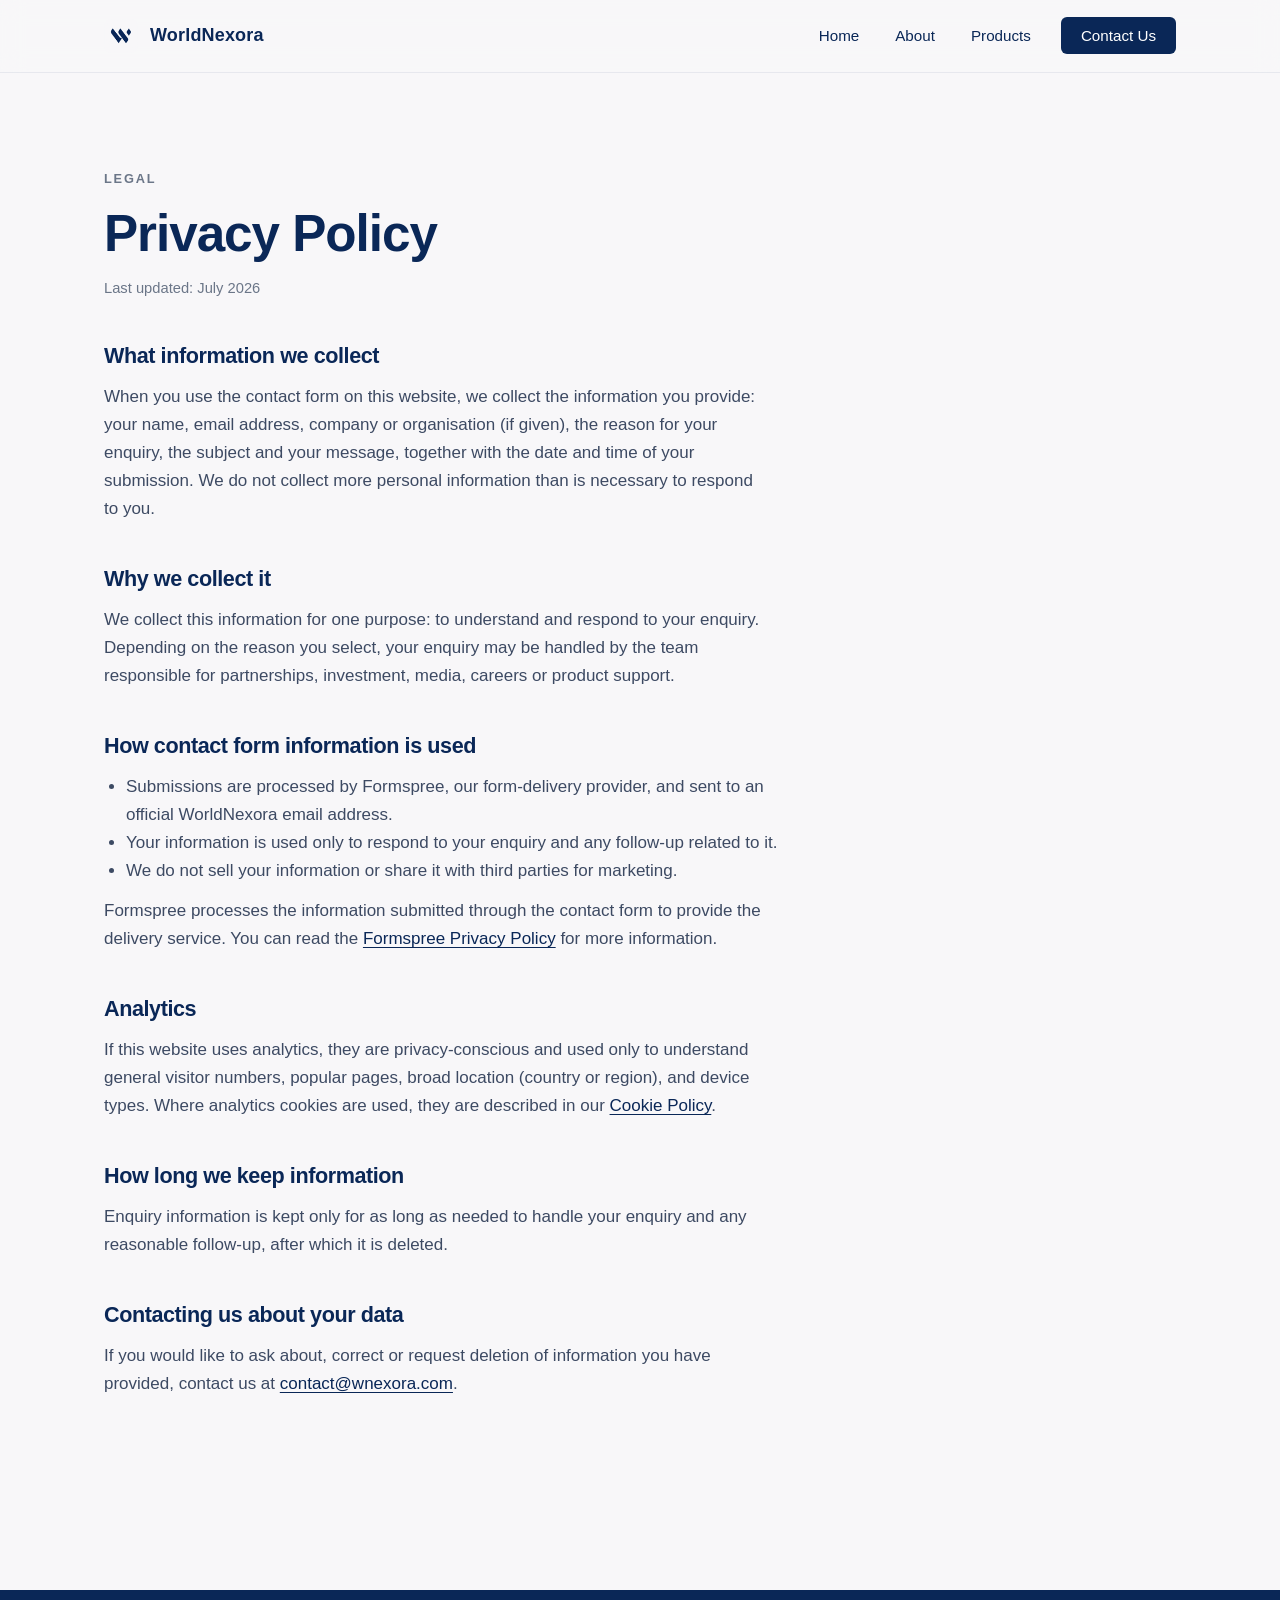
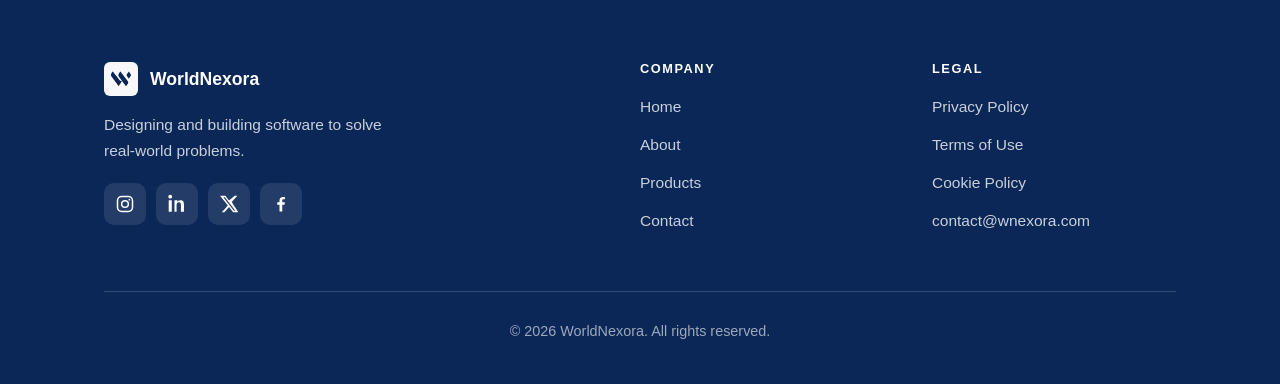
<file: privacy.html>
<!DOCTYPE html>
<html lang="en">
<head>
  <meta charset="UTF-8">
  <meta name="viewport" content="width=device-width, initial-scale=1.0">
  <title>Privacy Policy | WorldNexora</title>
  <meta name="description" content="How WorldNexora collects, uses and protects information provided through this website.">
  <link rel="canonical" href="https://wnexora.com/privacy">
  <link rel="icon" type="image/png" sizes="64x64" href="/favicon.png">
  <link rel="stylesheet" href="css/style.css">
  <meta name="robots" content="noindex, follow">
</head>
<body>
  <a class="skip-link" href="#main">Skip to main content</a>

  <nav class="site-nav" aria-label="Main navigation">
    <div class="nav-inner">
      <a class="brand" href="index.html">
        <img src="assets/favicon.png" alt="" width="34" height="34">
        WorldNexora
      </a>
      <button class="nav-toggle" aria-expanded="false" aria-controls="nav-links" aria-label="Open menu">
        <span class="bar"></span>
      </button>
      <ul class="nav-links" id="nav-links">
        <li><a href="index.html">Home</a></li>
        <li><a href="about.html">About</a></li>
        <li><a href="products.html">Products</a></li>
        <li><a class="nav-cta" href="contact.html">Contact Us</a></li>
      </ul>
    </div>
  </nav>

  <main id="main">
    <section class="section legal">
      <div class="container">
        <span class="eyebrow">Legal</span>
        <h1 class="h-1">Privacy Policy</h1>
        <p class="updated" style="margin-top: 12px;">Last updated: July 2026</p>

        <h2>What information we collect</h2>
        <p>When you use the contact form on this website, we collect the information you provide: your name, email address, company or organisation (if given), the reason for your enquiry, the subject and your message, together with the date and time of your submission. We do not collect more personal information than is necessary to respond to you.</p>

        <h2>Why we collect it</h2>
        <p>We collect this information for one purpose: to understand and respond to your enquiry. Depending on the reason you select, your enquiry may be handled by the team responsible for partnerships, investment, media, careers or product support.</p>

        <h2>How contact form information is used</h2>
        <ul>
          <li>Submissions are processed by Formspree, our form-delivery provider, and sent to an official WorldNexora email address.</li>
          <li>Your information is used only to respond to your enquiry and any follow-up related to it.</li>
          <li>We do not sell your information or share it with third parties for marketing.</li>
        </ul>
        <p>Formspree processes the information submitted through the contact form to provide the delivery service. You can read the <a href="https://formspree.io/legal/privacy-policy/" target="_blank" rel="noopener">Formspree Privacy Policy</a> for more information.</p>

        <h2>Analytics</h2>
        <p>If this website uses analytics, they are privacy-conscious and used only to understand general visitor numbers, popular pages, broad location (country or region), and device types. Where analytics cookies are used, they are described in our <a href="cookies.html">Cookie Policy</a>.</p>

        <h2>How long we keep information</h2>
        <p>Enquiry information is kept only for as long as needed to handle your enquiry and any reasonable follow-up, after which it is deleted.</p>

        <h2>Contacting us about your data</h2>
        <p>If you would like to ask about, correct or request deletion of information you have provided, contact us at <a data-wn-mailto href="mailto:contact@wnexora.com"><span data-wn="email">contact@wnexora.com</span></a>.</p>
      </div>
    </section>
  </main>

  <footer class="site-footer">
    <div class="footer-inner">
      <div class="footer-grid">
        <div>
          <p class="footer-brand"><img src="assets/favicon.png" alt="" width="34" height="34">WorldNexora</p>
          <p class="footer-tagline">Designing and building software to solve real-world problems.</p>
          <ul class="social-links" data-wn-social aria-label="WorldNexora social media"></ul>
        </div>
        <nav aria-label="Footer navigation">
          <h3>Company</h3>
          <ul>
            <li><a href="index.html">Home</a></li>
            <li><a href="about.html">About</a></li>
            <li><a href="products.html">Products</a></li>
            <li><a href="contact.html">Contact</a></li>
          </ul>
        </nav>
        <div>
          <h3>Legal</h3>
          <ul>
            <li><a href="privacy.html">Privacy Policy</a></li>
            <li><a href="terms.html">Terms of Use</a></li>
            <li><a href="cookies.html">Cookie Policy</a></li>
            <li><a data-wn-mailto href="mailto:contact@wnexora.com"><span data-wn="email">contact@wnexora.com</span></a></li>
          </ul>
        </div>
      </div>
      <div class="footer-bottom">
        <span>© <span data-wn-year>2026</span> WorldNexora. All rights reserved.</span>
      </div>
    </div>
  </footer>

  <script src="js/site-config.js"></script>
  <script src="js/main.js"></script>
</body>
</html>
</file>
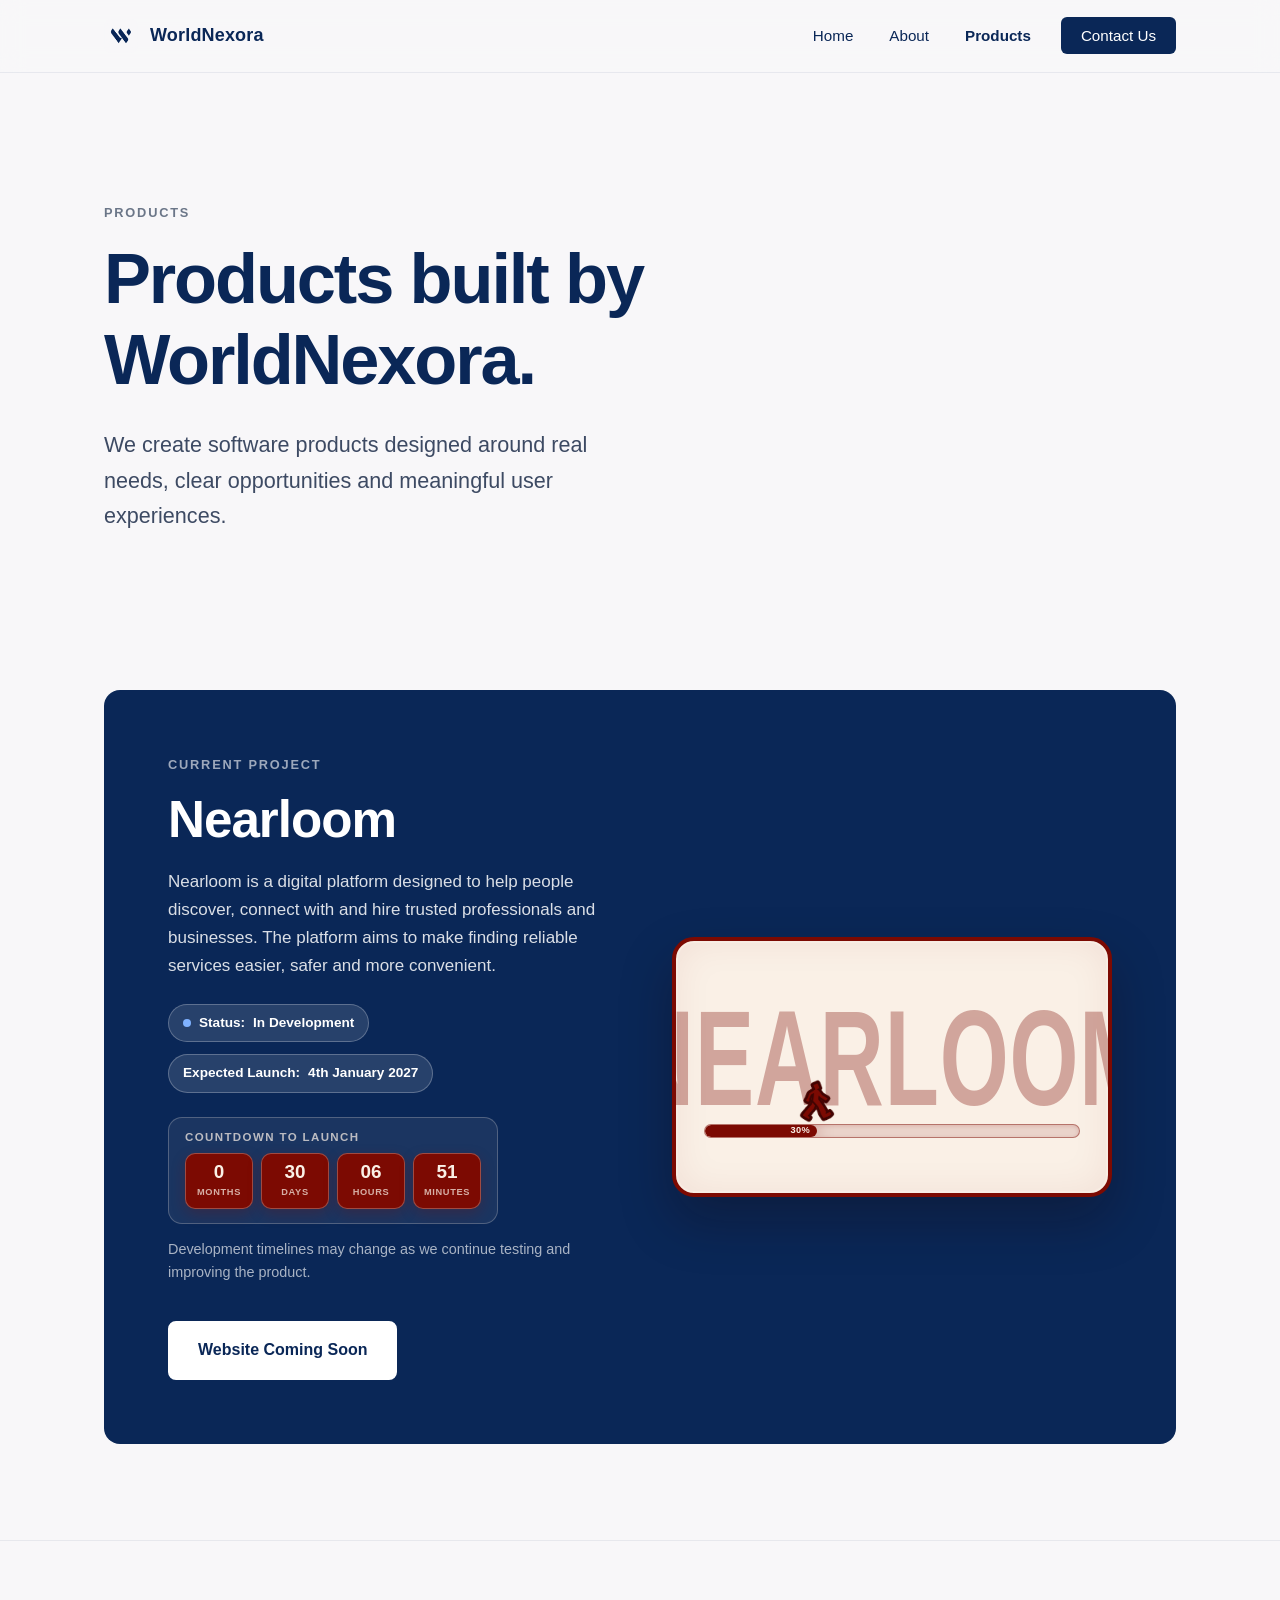
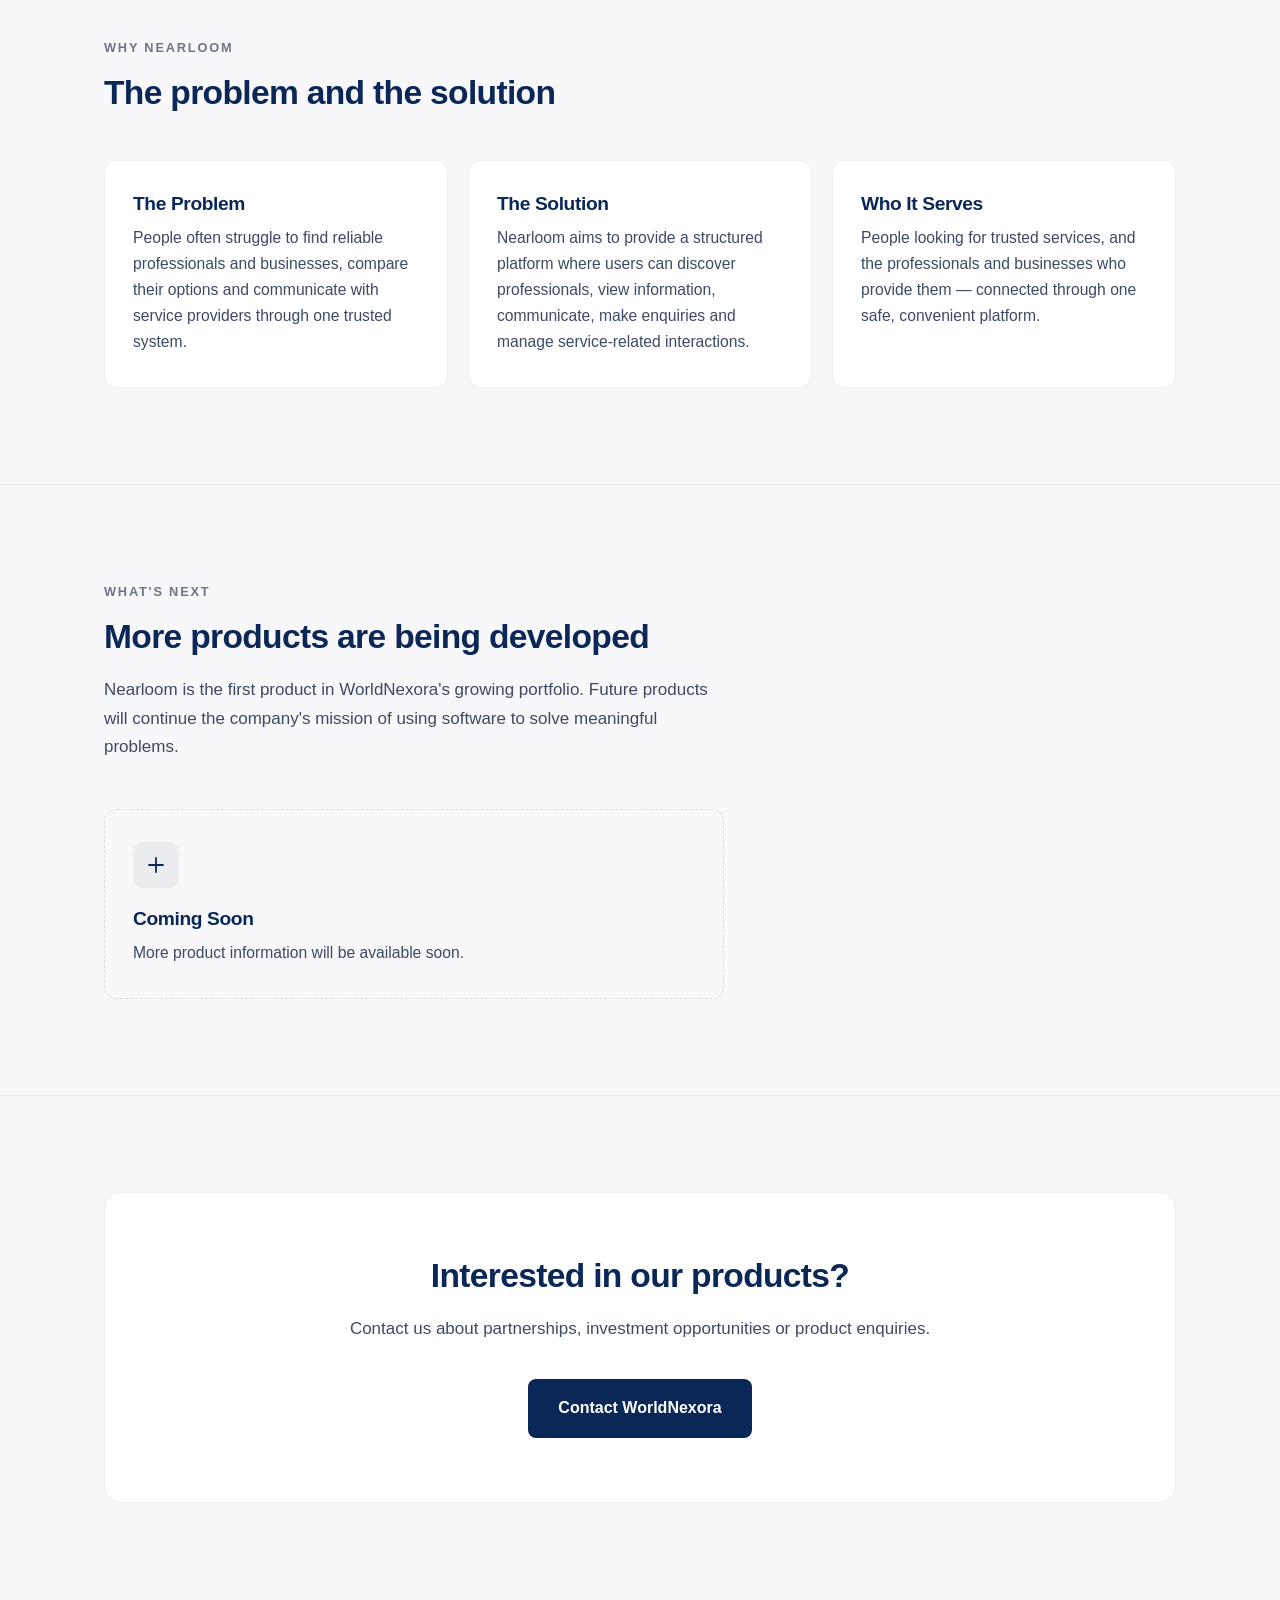
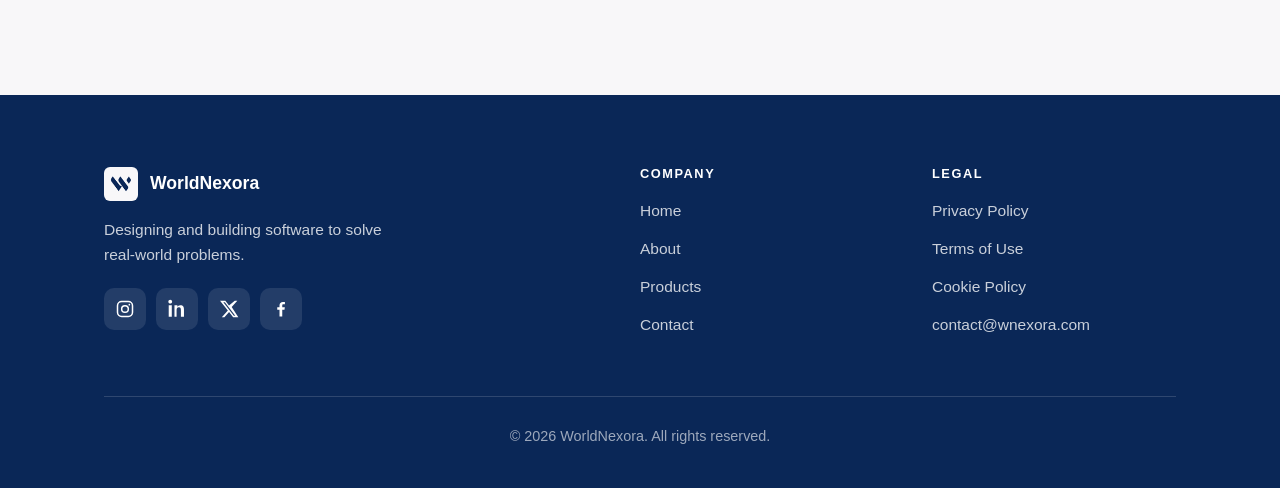
<file: products.html>
<!DOCTYPE html>
<html lang="en">
<head>
  <meta charset="UTF-8">
  <meta name="viewport" content="width=device-width, initial-scale=1.0">
  <title>WorldNexora Products | Discover Nearloom</title>
  <meta name="description" content="Discover the software products built by WorldNexora, including Nearloom — a platform being developed to help people find and connect with trusted professionals and businesses.">
  <link rel="canonical" href="https://wnexora.com/products">
  <link rel="icon" type="image/png" sizes="64x64" href="/favicon.png">
  <link rel="stylesheet" href="css/style.css?v=20260808j">
  <meta property="og:type" content="website">
  <meta property="og:title" content="WorldNexora Products | Discover Nearloom">
  <meta property="og:description" content="Software products designed around real needs, clear opportunities and meaningful user experiences.">
  <meta property="og:image" content="https://wnexora.com/assets/logo-600.png">
  <meta property="og:url" content="https://wnexora.com/products">
</head>
<body>
  <a class="skip-link" href="#main">Skip to main content</a>

  <nav class="site-nav" aria-label="Main navigation">
    <div class="nav-inner">
      <a class="brand" href="index.html">
        <img src="assets/favicon.png" alt="" width="34" height="34">
        WorldNexora
      </a>
      <button class="nav-toggle" aria-expanded="false" aria-controls="nav-links" aria-label="Open menu">
        <span class="bar"></span>
      </button>
      <ul class="nav-links" id="nav-links">
        <li><a href="index.html">Home</a></li>
        <li><a href="about.html">About</a></li>
        <li><a href="products.html" aria-current="page">Products</a></li>
        <li><a class="nav-cta" href="contact.html">Contact Us</a></li>
      </ul>
    </div>
  </nav>

  <main id="main">

    <header class="hero" style="padding-bottom: 60px;">
      <div class="container">
        <span class="eyebrow">Products</span>
        <h1 class="h-display" style="max-width: 15ch;">Products built by WorldNexora.</h1>
        <p class="lede" style="margin-top: 26px;">We create software products designed around real needs, clear opportunities and meaningful user experiences.</p>
      </div>
    </header>

    <!-- Nearloom -->
    <section class="section reveal" id="nearloom" aria-labelledby="nearloom-heading">
      <div class="container">
        <div class="panel panel-navy">
          <div class="product-split">
            <div>
              <span class="eyebrow" style="color: rgba(255,255,255,0.6);">Current project</span>
              <h2 class="h-1" id="nearloom-heading">Nearloom</h2>
              <p style="margin-top: 18px; max-width: 50ch;">Nearloom is a digital platform designed to help people discover, connect with and hire trusted professionals and businesses. The platform aims to make finding reliable services easier, safer and more convenient.</p>
              <div class="status-row">
                <span class="badge"><span class="dot" aria-hidden="true"></span>Status: <span data-wn="status">In Development</span></span>
                <span class="badge">Expected Launch: <span data-wn="launch">4th January 2027</span></span>
              </div>
              <div class="nearloom-countdown" data-wn-countdown data-target="2027-01-04T00:00:00Z" role="timer" aria-label="Countdown to Nearloom's expected launch on 4th January 2027">
                <span class="nearloom-countdown-label" data-countdown-label>Countdown to launch</span>
                <div class="nearloom-countdown-grid">
                  <span class="nearloom-countdown-unit"><strong data-countdown-months>--</strong><small>Months</small></span>
                  <span class="nearloom-countdown-unit"><strong data-countdown-days>--</strong><small>Days</small></span>
                  <span class="nearloom-countdown-unit"><strong data-countdown-hours>--</strong><small>Hours</small></span>
                  <span class="nearloom-countdown-unit"><strong data-countdown-minutes>--</strong><small>Minutes</small></span>
                </div>
              </div>
              <p class="note">Development timelines may change as we continue testing and improving the product.</p>
              <div class="btn-row">
                <a class="btn btn-primary" data-wn-visit>Website Coming Soon</a>
              </div>
            </div>
            <div class="nearloom-progress-screen">
              <span class="nearloom-screen-wordmark" aria-hidden="true">Nearloom</span>
              <div class="nearloom-progress-stage">
                <img class="nearloom-walker" src="assets/nearloom-walking-filled-outline.gif" alt="">
                <div class="nearloom-progress-track" role="progressbar" aria-label="Nearloom development progress" aria-valuemin="0" aria-valuemax="100" aria-valuenow="30">
                  <span class="nearloom-progress-fill"><strong>30%</strong></span>
                </div>
              </div>
            </div>
          </div>
        </div>
      </div>
    </section>

    <!-- Problem / Solution -->
    <section class="section reveal" aria-labelledby="why-heading">
      <div class="container">
        <span class="eyebrow">Why Nearloom</span>
        <h2 class="h-2" id="why-heading">The problem and the solution</h2>
        <div class="card-grid" style="grid-template-columns: repeat(auto-fit, minmax(300px, 1fr));">
          <div class="card">
            <h3 class="h-3">The Problem</h3>
            <p>People often struggle to find reliable professionals and businesses, compare their options and communicate with service providers through one trusted system.</p>
          </div>
          <div class="card">
            <h3 class="h-3">The Solution</h3>
            <p>Nearloom aims to provide a structured platform where users can discover professionals, view information, communicate, make enquiries and manage service-related interactions.</p>
          </div>
          <div class="card">
            <h3 class="h-3">Who It Serves</h3>
            <p>People looking for trusted services, and the professionals and businesses who provide them — connected through one safe, convenient platform.</p>
          </div>
        </div>
      </div>
    </section>

    <!-- Future products -->
    <section class="section reveal" aria-labelledby="future-heading">
      <div class="container">
        <span class="eyebrow">What's next</span>
        <h2 class="h-2" id="future-heading">More products are being developed</h2>
        <p class="measure">Nearloom is the first product in WorldNexora's growing portfolio. Future products will continue the company's mission of using software to solve meaningful problems.</p>
        <div class="card-grid" style="grid-template-columns: repeat(auto-fit, minmax(260px, 1fr)); max-width: 620px;">
          <div class="card" style="border-style: dashed; border-color: var(--line); background: transparent;">
            <div class="card-icon" aria-hidden="true">
              <svg viewBox="0 0 24 24" fill="none" stroke="currentColor" stroke-width="1.8" stroke-linecap="round"><path d="M12 5v14"/><path d="M5 12h14"/></svg>
            </div>
            <h3 class="h-3">Coming Soon</h3>
            <p>More product information will be available soon.</p>
          </div>
        </div>
      </div>
    </section>

    <!-- Contact CTA -->
    <section class="section reveal" aria-labelledby="cta-heading">
      <div class="container">
        <div class="panel" style="text-align:center;">
          <h2 class="h-2" id="cta-heading">Interested in our products?</h2>
          <p class="measure" style="margin: 0 auto;">Contact us about partnerships, investment opportunities or product enquiries.</p>
          <div class="btn-row" style="justify-content:center;">
            <a class="btn btn-primary" href="contact.html">Contact WorldNexora</a>
          </div>
        </div>
      </div>
    </section>

  </main>

  <footer class="site-footer">
    <div class="footer-inner">
      <div class="footer-grid">
        <div>
          <p class="footer-brand"><img src="assets/favicon.png" alt="" width="34" height="34">WorldNexora</p>
          <p class="footer-tagline">Designing and building software to solve real-world problems.</p>
          <ul class="social-links" data-wn-social aria-label="WorldNexora social media"></ul>
        </div>
        <nav aria-label="Footer navigation">
          <h3>Company</h3>
          <ul>
            <li><a href="index.html">Home</a></li>
            <li><a href="about.html">About</a></li>
            <li><a href="products.html">Products</a></li>
            <li><a href="contact.html">Contact</a></li>
          </ul>
        </nav>
        <div>
          <h3>Legal</h3>
          <ul>
            <li><a href="privacy.html">Privacy Policy</a></li>
            <li><a href="terms.html">Terms of Use</a></li>
            <li><a href="cookies.html">Cookie Policy</a></li>
            <li><a data-wn-mailto href="mailto:contact@wnexora.com"><span data-wn="email">contact@wnexora.com</span></a></li>
          </ul>
        </div>
      </div>
      <div class="footer-bottom">
        <span>© <span data-wn-year>2026</span> WorldNexora. All rights reserved.</span>
      </div>
    </div>
  </footer>

  <script src="js/site-config.js?v=20260808j"></script>
  <script>
    if (window.location.pathname === '/products.html') {
      window.history.replaceState(null, '', '/products' + window.location.search + window.location.hash);
    }
  </script>
  <script src="js/main.js?v=20260808j"></script>
</body>
</html>
</file>
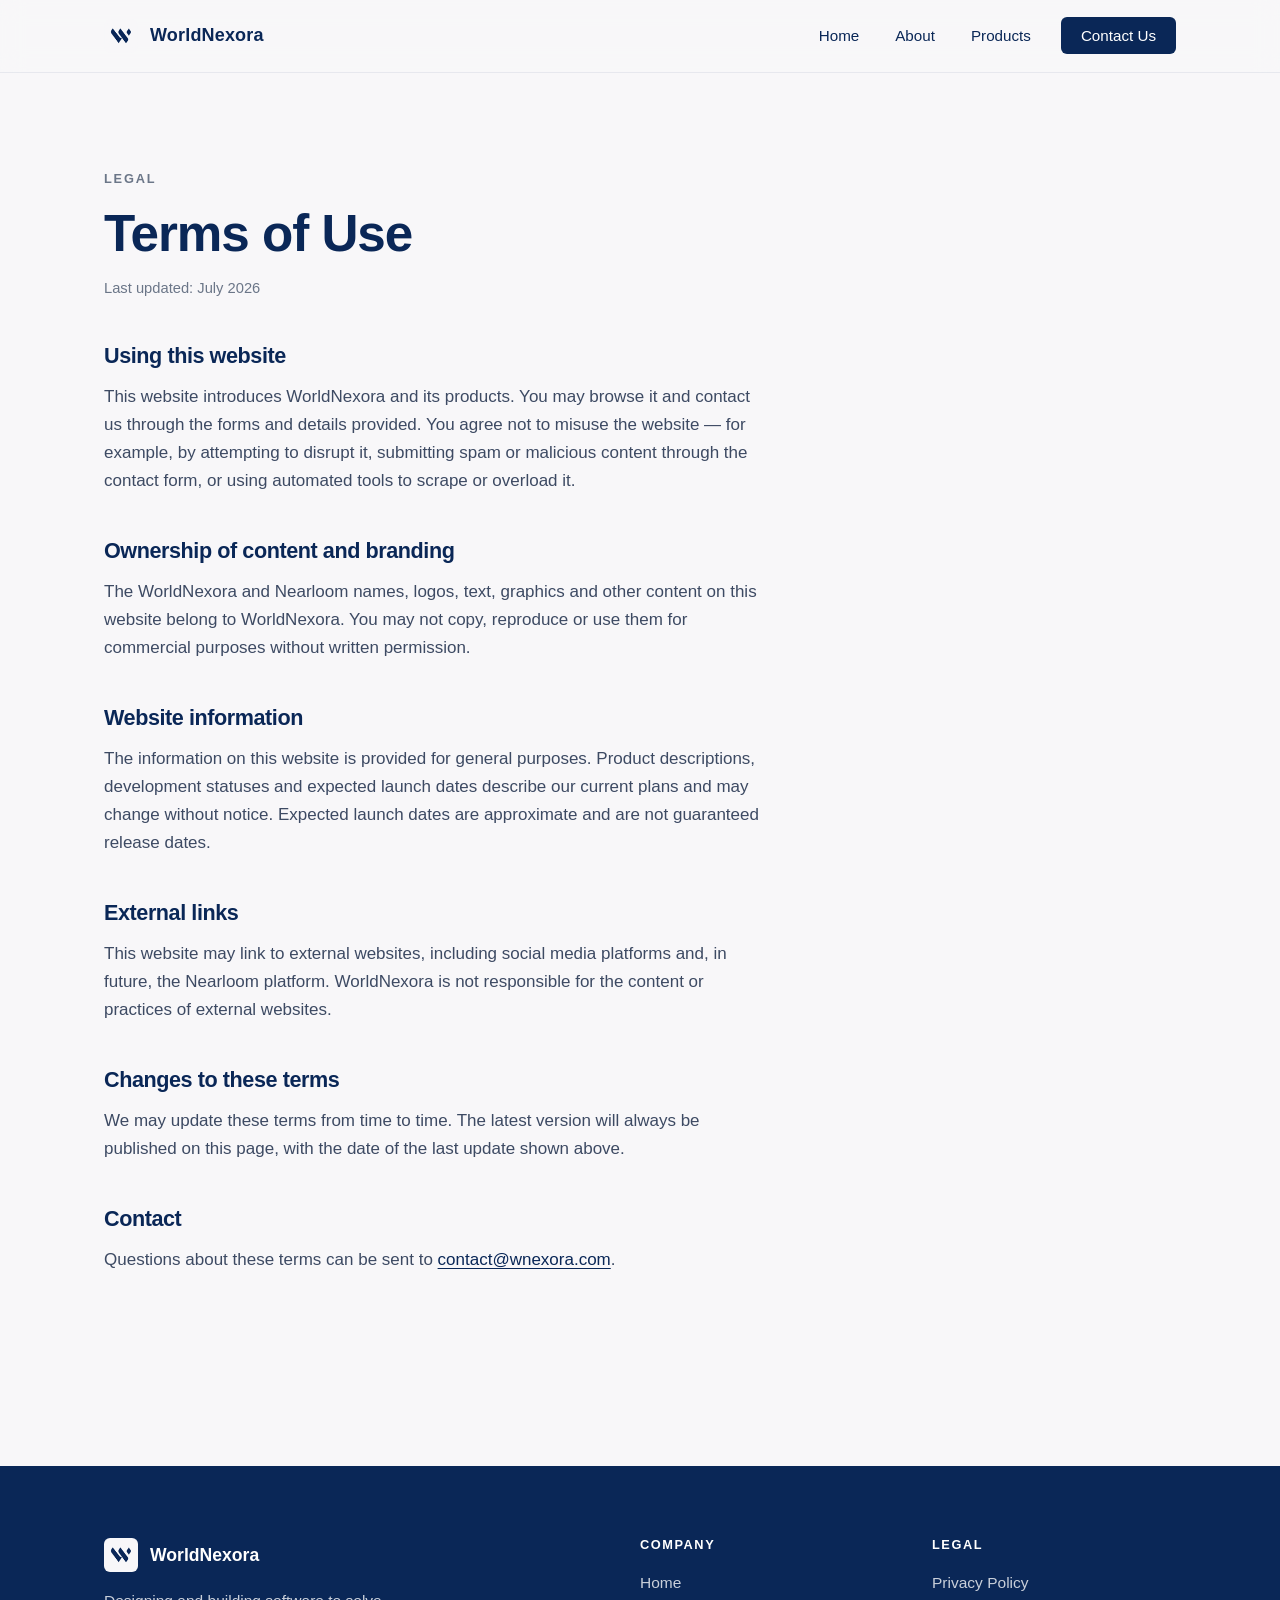
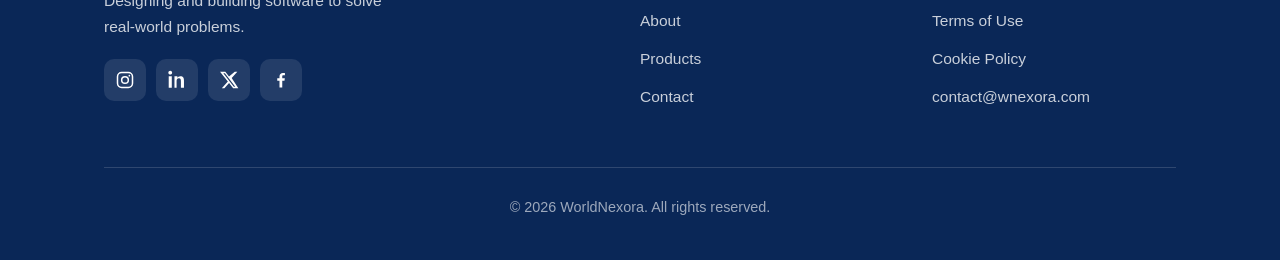
<file: terms.html>
<!DOCTYPE html>
<html lang="en">
<head>
  <meta charset="UTF-8">
  <meta name="viewport" content="width=device-width, initial-scale=1.0">
  <title>Terms of Use | WorldNexora</title>
  <meta name="description" content="The terms that apply when using the WorldNexora website.">
  <link rel="canonical" href="https://wnexora.com/terms">
  <link rel="icon" type="image/png" sizes="64x64" href="/favicon.png">
  <link rel="stylesheet" href="css/style.css">
  <meta name="robots" content="noindex, follow">
</head>
<body>
  <a class="skip-link" href="#main">Skip to main content</a>

  <nav class="site-nav" aria-label="Main navigation">
    <div class="nav-inner">
      <a class="brand" href="index.html">
        <img src="assets/favicon.png" alt="" width="34" height="34">
        WorldNexora
      </a>
      <button class="nav-toggle" aria-expanded="false" aria-controls="nav-links" aria-label="Open menu">
        <span class="bar"></span>
      </button>
      <ul class="nav-links" id="nav-links">
        <li><a href="index.html">Home</a></li>
        <li><a href="about.html">About</a></li>
        <li><a href="products.html">Products</a></li>
        <li><a class="nav-cta" href="contact.html">Contact Us</a></li>
      </ul>
    </div>
  </nav>

  <main id="main">
    <section class="section legal">
      <div class="container">
        <span class="eyebrow">Legal</span>
        <h1 class="h-1">Terms of Use</h1>
        <p class="updated" style="margin-top: 12px;">Last updated: July 2026</p>

        <h2>Using this website</h2>
        <p>This website introduces WorldNexora and its products. You may browse it and contact us through the forms and details provided. You agree not to misuse the website — for example, by attempting to disrupt it, submitting spam or malicious content through the contact form, or using automated tools to scrape or overload it.</p>

        <h2>Ownership of content and branding</h2>
        <p>The WorldNexora and Nearloom names, logos, text, graphics and other content on this website belong to WorldNexora. You may not copy, reproduce or use them for commercial purposes without written permission.</p>

        <h2>Website information</h2>
        <p>The information on this website is provided for general purposes. Product descriptions, development statuses and expected launch dates describe our current plans and may change without notice. Expected launch dates are approximate and are not guaranteed release dates.</p>

        <h2>External links</h2>
        <p>This website may link to external websites, including social media platforms and, in future, the Nearloom platform. WorldNexora is not responsible for the content or practices of external websites.</p>

        <h2>Changes to these terms</h2>
        <p>We may update these terms from time to time. The latest version will always be published on this page, with the date of the last update shown above.</p>

        <h2>Contact</h2>
        <p>Questions about these terms can be sent to <a data-wn-mailto href="mailto:contact@wnexora.com"><span data-wn="email">contact@wnexora.com</span></a>.</p>
      </div>
    </section>
  </main>

  <footer class="site-footer">
    <div class="footer-inner">
      <div class="footer-grid">
        <div>
          <p class="footer-brand"><img src="assets/favicon.png" alt="" width="34" height="34">WorldNexora</p>
          <p class="footer-tagline">Designing and building software to solve real-world problems.</p>
          <ul class="social-links" data-wn-social aria-label="WorldNexora social media"></ul>
        </div>
        <nav aria-label="Footer navigation">
          <h3>Company</h3>
          <ul>
            <li><a href="index.html">Home</a></li>
            <li><a href="about.html">About</a></li>
            <li><a href="products.html">Products</a></li>
            <li><a href="contact.html">Contact</a></li>
          </ul>
        </nav>
        <div>
          <h3>Legal</h3>
          <ul>
            <li><a href="privacy.html">Privacy Policy</a></li>
            <li><a href="terms.html">Terms of Use</a></li>
            <li><a href="cookies.html">Cookie Policy</a></li>
            <li><a data-wn-mailto href="mailto:contact@wnexora.com"><span data-wn="email">contact@wnexora.com</span></a></li>
          </ul>
        </div>
      </div>
      <div class="footer-bottom">
        <span>© <span data-wn-year>2026</span> WorldNexora. All rights reserved.</span>
      </div>
    </div>
  </footer>

  <script src="js/site-config.js"></script>
  <script src="js/main.js"></script>
</body>
</html>
</file>
<file: css/style.css>
/* ============================================================
   WorldNexora — Global Stylesheet
   Palette: navy #0a2757 on off-white #f8f7f9
   Style: minimal, spacious, abc.xyz-inspired
   ============================================================ */

:root {
  --navy: #0a2757;
  --bg: #f8f7f9;
  --white: #ffffff;
  --body: #3d4a63;
  --muted: #6b7688;
  --line: rgba(10, 39, 87, 0.12);
  --line-soft: rgba(10, 39, 87, 0.07);
  --accent-soft: rgba(10, 39, 87, 0.05);
  --focus: #1d4ed8;
  --max: 1120px;
  --radius: 8px;
  --font: -apple-system, BlinkMacSystemFont, "Segoe UI", Roboto,
          "Helvetica Neue", Arial, sans-serif;
}

* { margin: 0; padding: 0; box-sizing: border-box; }

html { scroll-behavior: smooth; }

body {
  font-family: var(--font);
  background: var(--bg);
  color: var(--body);
  font-size: 1.0625rem;
  line-height: 1.65;
  -webkit-font-smoothing: antialiased;
}

img { max-width: 100%; height: auto; display: block; }

h1, h2, h3, h4 { color: var(--navy); font-weight: 650; line-height: 1.15; letter-spacing: -0.02em; }

a { color: var(--navy); text-decoration: underline; text-underline-offset: 3px; text-decoration-thickness: 1px; }
a:hover { text-decoration-thickness: 2px; }

:focus-visible {
  outline: 3px solid var(--focus);
  outline-offset: 3px;
  border-radius: 2px;
}

.container { max-width: var(--max); margin: 0 auto; padding: 0 24px; }

.skip-link {
  position: absolute; left: -9999px; top: 0;
  background: var(--navy); color: #fff; padding: 10px 18px; z-index: 200;
}
.skip-link:focus { left: 12px; top: 12px; }

/* ---------------- Navigation ---------------- */

.site-nav {
  position: fixed; top: 0; left: 0; right: 0; z-index: 100;
  background: rgba(248, 247, 249, 0.88);
  -webkit-backdrop-filter: blur(12px); backdrop-filter: blur(12px);
  border-bottom: 1px solid var(--line-soft);
}

.nav-inner {
  max-width: var(--max); margin: 0 auto; padding: 0 24px;
  display: flex; align-items: center; justify-content: space-between;
  height: 72px;
}

.brand {
  display: flex; align-items: center; gap: 12px;
  text-decoration: none; color: var(--navy);
  font-weight: 700; font-size: 1.125rem; letter-spacing: 0.01em;
}
.brand img { width: 34px; height: 34px; border-radius: 6px; }

.nav-links { display: flex; align-items: center; gap: 8px; list-style: none; }
.nav-links a {
  text-decoration: none; color: var(--navy); font-size: 0.95rem; font-weight: 500;
  padding: 8px 14px; border-radius: 6px; transition: background 0.15s ease;
}
.nav-links a:hover { background: var(--accent-soft); }
.nav-links a[aria-current="page"] { font-weight: 700; }

.nav-cta {
  background: var(--navy); color: #fff !important; margin-left: 8px;
  padding: 10px 20px !important; border-radius: var(--radius);
}
.nav-cta:hover { background: #123a7a !important; }

.nav-toggle {
  display: none; background: none; border: 0; cursor: pointer;
  width: 44px; height: 44px; border-radius: 6px;
  align-items: center; justify-content: center;
}
.nav-toggle:hover { background: var(--accent-soft); }
.nav-toggle .bar {
  display: block; width: 22px; height: 2px; background: var(--navy);
  position: relative; transition: background 0.2s ease;
}
.nav-toggle .bar::before, .nav-toggle .bar::after {
  content: ""; position: absolute; left: 0; width: 22px; height: 2px;
  background: var(--navy); transition: transform 0.25s ease, top 0.25s ease;
}
.nav-toggle .bar::before { top: -7px; }
.nav-toggle .bar::after { top: 7px; }
.nav-toggle[aria-expanded="true"] .bar { background: transparent; }
.nav-toggle[aria-expanded="true"] .bar::before { top: 0; transform: rotate(45deg); }
.nav-toggle[aria-expanded="true"] .bar::after { top: 0; transform: rotate(-45deg); }

@media (max-width: 860px) {
  .nav-toggle { display: flex; }
  .nav-links {
    position: absolute; top: 72px; left: 0; right: 0;
    flex-direction: column; align-items: stretch; gap: 4px;
    background: var(--bg); border-bottom: 1px solid var(--line);
    padding: 12px 24px 20px;
    display: none;
  }
  .nav-links.open { display: flex; animation: menuIn 0.22s ease; }
  .nav-links a { padding: 14px 12px; font-size: 1.05rem; }
  .nav-cta { margin-left: 0; text-align: center; }
}

@keyframes menuIn {
  from { opacity: 0; transform: translateY(-8px); }
  to   { opacity: 1; transform: translateY(0); }
}

/* ---------------- Sections & typography ---------------- */

main { padding-top: 72px; }

.section { padding: 96px 0; }
.section + .section { border-top: 1px solid var(--line-soft); }
.section.tight { padding: 72px 0; }

.eyebrow {
  display: block; font-size: 0.8rem; font-weight: 700; letter-spacing: 0.14em;
  text-transform: uppercase; color: var(--muted); margin-bottom: 16px;
}

.h-display { font-size: clamp(2.6rem, 6vw, 4.4rem); letter-spacing: -0.03em; }
.h-1 { font-size: clamp(2.2rem, 4.5vw, 3.2rem); }
.h-2 { font-size: clamp(1.6rem, 3vw, 2.1rem); margin-bottom: 20px; }
.h-3 { font-size: 1.2rem; margin-bottom: 10px; }

.lede { font-size: clamp(1.15rem, 2vw, 1.35rem); color: var(--body); max-width: 46ch; }

.measure { max-width: 66ch; }

/* ---------------- Buttons ---------------- */

.btn {
  display: inline-block; text-decoration: none; cursor: pointer;
  font-family: var(--font); font-size: 1rem; font-weight: 600;
  padding: 14px 28px; border-radius: var(--radius);
  border: 2px solid var(--navy);
  transition: background 0.15s ease, color 0.15s ease, border-color 0.15s ease,
    box-shadow 0.15s ease, transform 0.15s ease;
}
.btn:active { transform: scale(0.98); }

.btn-primary { background: var(--navy); color: #fff; }
.btn-primary:hover { background: #123a7a; border-color: #123a7a; }

.btn-secondary { background: transparent; color: var(--navy); }
.btn-secondary:hover { background: var(--accent-soft); }

.btn[aria-disabled="true"], .btn:disabled {
  background: #e4e3e8; border-color: #e4e3e8; color: var(--muted);
  cursor: not-allowed; transform: none;
}

.btn-row { display: flex; flex-wrap: wrap; gap: 14px; margin-top: 36px; }

/* ---------------- Hero ---------------- */

.hero { padding: 130px 0 110px; position: relative; overflow: hidden; }

.hero-grid {
  display: grid; grid-template-columns: minmax(0, 1.25fr) minmax(0, 0.75fr);
  gap: 48px; align-items: center;
}

.hero .lede { margin-top: 28px; }

.hero-art { display: flex; justify-content: center; }
.hero-art img { width: 100%; max-width: 420px; height: auto; border-radius: 20%; }

@media (max-width: 860px) {
  .hero { padding: 90px 0 80px; }
  .hero-grid { grid-template-columns: 1fr; }
  .hero-art { order: -1; }
  .hero-art img { max-width: 240px; }
}

/* ---------------- Cards ---------------- */

.card-grid {
  display: grid; gap: 20px; margin-top: 48px;
  grid-template-columns: repeat(auto-fit, minmax(240px, 1fr));
}

.card {
  background: var(--white); border: 1px solid var(--line-soft);
  border-radius: 12px; padding: 32px 28px;
  transition: transform 0.2s ease, box-shadow 0.2s ease;
}
.card:hover { transform: translateY(-3px); box-shadow: 0 10px 30px rgba(10, 39, 87, 0.07); }

.card-icon {
  width: 46px; height: 46px; border-radius: 10px;
  background: var(--accent-soft); color: var(--navy);
  display: flex; align-items: center; justify-content: center; margin-bottom: 20px;
}
.card-icon svg { width: 24px; height: 24px; }

.card p { font-size: 0.98rem; }

/* ---------------- Team ---------------- */

.team-grid {
  display: grid; gap: 24px; margin-top: 48px;
  grid-template-columns: repeat(4, minmax(0, 1fr));
}

.team-card {
  overflow: hidden; background: var(--white); border: 1px solid var(--line-soft);
  border-radius: 16px; transition: transform 0.2s ease, box-shadow 0.2s ease;
}
.team-card:hover { transform: translateY(-3px); box-shadow: 0 10px 30px rgba(10, 39, 87, 0.07); }

.team-photo-placeholder {
  min-height: 220px; padding: 32px; background: var(--accent-soft); color: var(--navy);
  display: flex; flex-direction: column; align-items: center; justify-content: center; gap: 12px;
}
.team-photo-placeholder span {
  width: 82px; height: 82px; border-radius: 50%; background: var(--white);
  display: grid; place-items: center; font-size: 1.35rem; font-weight: 700; letter-spacing: 0.04em;
  box-shadow: 0 8px 24px rgba(10, 39, 87, 0.08);
}
.team-photo-placeholder small { color: var(--muted); font-size: 0.82rem; font-weight: 600; }
.team-card-body { padding: 28px; }
.team-card h3 { font-size: 1.3rem; }
.team-role { margin-top: 6px; color: var(--navy); font-weight: 700; }
.team-bio { margin-top: 20px; }
.team-links-placeholder {
  margin-top: 20px; padding-top: 18px; border-top: 1px solid var(--line-soft);
  color: var(--muted); font-size: 0.88rem;
}

@media (max-width: 860px) {
  .team-grid { grid-template-columns: repeat(2, minmax(0, 1fr)); }
}

@media (max-width: 560px) {
  .team-grid { grid-template-columns: 1fr; }
}

/* ---------------- Featured product / panels ---------------- */

.panel {
  background: var(--white); border: 1px solid var(--line-soft);
  border-radius: 16px; padding: clamp(32px, 5vw, 64px);
}

.panel-navy { background: var(--navy); border: 0; color: rgba(255,255,255,0.85); }
.panel-navy h2, .panel-navy h3 { color: #fff; }
.panel-navy .btn-primary { background: #fff; color: var(--navy); border-color: #fff; }
.panel-navy .btn-primary:hover { background: var(--bg); border-color: var(--bg); }
.panel-navy .btn-secondary { color: #fff; border-color: rgba(255,255,255,0.6); }
.panel-navy .btn-secondary:hover { background: rgba(255,255,255,0.1); }
.panel-navy .btn[data-wn-visit][aria-disabled="true"]:hover,
.panel-navy .btn[data-wn-visit][aria-disabled="true"]:focus-visible {
  background: #7c0a02;
  color: #faf0e6;
  border-color: #faf0e6;
  box-shadow:
    0 0 0 3px rgba(250, 240, 230, 0.2),
    0 10px 26px rgba(124, 10, 2, 0.48);
  outline: none;
}

.status-row { display: flex; flex-wrap: wrap; gap: 12px; margin: 24px 0 8px; }

.nearloom-countdown {
  display: inline-flex; flex-direction: column; gap: 10px;
  width: min(100%, 330px); margin-top: 16px; padding: 14px 16px;
  border: 1px solid rgba(250, 240, 230, 0.24); border-radius: 14px;
  background: rgba(250, 240, 230, 0.07); box-sizing: border-box;
}
.nearloom-countdown-label {
  color: rgba(250, 240, 230, 0.72); font-size: 0.72rem; font-weight: 750;
  letter-spacing: 0.12em; line-height: 1; text-transform: uppercase;
}
.nearloom-countdown-grid {
  display: grid; grid-template-columns: repeat(4, minmax(0, 1fr)); gap: 8px;
}
.nearloom-countdown-unit {
  display: grid; justify-items: center; gap: 3px; min-width: 0; padding: 9px 5px 7px;
  border: 1px solid rgba(250, 240, 230, 0.28); border-radius: 10px;
  background: #7c0a02; color: #faf0e6;
  box-shadow: 0 5px 14px rgba(124, 10, 2, 0.25);
}
.nearloom-countdown-unit strong {
  color: inherit; font-size: 1.18rem; line-height: 1; font-variant-numeric: tabular-nums;
}
.nearloom-countdown-unit small {
  color: rgba(250, 240, 230, 0.72); font-size: 0.58rem; font-weight: 700;
  letter-spacing: 0.07em; text-transform: uppercase;
}
.nearloom-countdown.is-complete .nearloom-countdown-unit { background: rgba(124, 10, 2, 0.58); }

@media (max-width: 420px) {
  .nearloom-countdown { padding: 12px; }
  .nearloom-countdown-grid { gap: 6px; }
  .nearloom-countdown-unit { padding-inline: 3px; }
}

.badge {
  display: inline-flex; align-items: center; gap: 8px;
  font-size: 0.85rem; font-weight: 650;
  padding: 7px 14px; border-radius: 999px;
  background: var(--accent-soft); color: var(--navy);
  border: 1px solid var(--line);
}
.badge .dot { width: 8px; height: 8px; border-radius: 50%; background: var(--navy); }
.panel-navy .badge { background: rgba(255,255,255,0.12); color: #fff; border-color: rgba(255,255,255,0.25); }
.panel-navy .badge .dot { background: #7fb2ff; }

.product-split {
  display: grid; grid-template-columns: minmax(0, 1fr) minmax(0, 1fr);
  gap: clamp(32px, 5vw, 64px); align-items: center;
}
@media (max-width: 860px) { .product-split { grid-template-columns: 1fr; } }

.nearloom-progress-screen {
  --barn-red: #7c0a02;
  --linen: #faf0e6;
  position: relative; isolation: isolate; overflow: hidden;
  width: 100%; max-width: 440px; min-height: 260px; margin: 0 auto;
  padding: 24px 28px 26px; border-radius: 22px;
  background: var(--linen);
  color: var(--barn-red);
  border: 4px solid var(--barn-red);
  box-shadow:
    inset 0 0 0 2px rgba(250, 240, 230, 0.72),
    inset 0 0 38px rgba(124, 10, 2, 0.07),
    0 24px 52px rgba(21, 8, 7, 0.28);
  display: flex; flex-direction: column;
}
.nearloom-screen-wordmark {
  position: absolute; z-index: 0; right: auto; bottom: 80px; left: 50%;
  width: max-content; white-space: nowrap;
  color: var(--barn-red); opacity: 0.32;
  font-family: Impact, Haettenschweiler, "Arial Narrow Bold", "Arial Narrow", sans-serif;
  font-size: clamp(4.8rem, 10.5vw, 7.1rem); font-weight: 900;
  font-stretch: ultra-condensed; line-height: 0.8; letter-spacing: 0.01em;
  text-transform: uppercase;
  transform: translateX(-50%) scaleX(0.78) scaleY(1.2);
  transform-origin: bottom center;
  pointer-events: none; user-select: none;
}
.nearloom-progress-stage { position: relative; margin-top: auto; margin-bottom: 29px; padding-top: 96px; }
.nearloom-walker {
  position: absolute; left: 30%; bottom: 15px; transform: translateX(-50%);
  width: 52px; height: 44px; object-fit: contain;
  mix-blend-mode: normal;
  filter: none;
  opacity: 1;
}
.nearloom-progress-track {
  position: relative; height: 14px; overflow: hidden; border-radius: 999px;
  background: rgba(124, 10, 2, 0.12);
  border: 1px solid rgba(124, 10, 2, 0.48);
  box-shadow: inset 0 1px 4px rgba(124, 10, 2, 0.16);
}
.nearloom-progress-fill {
  position: relative; display: flex; align-items: center; justify-content: flex-end;
  width: 0; height: 100%; overflow: hidden; padding-right: 7px; box-sizing: border-box;
  border-radius: inherit; background: var(--barn-red);
  color: var(--linen); font-size: 0.58rem; font-weight: 800; line-height: 1;
  letter-spacing: 0.04em;
  box-shadow: 0 0 18px rgba(124, 10, 2, 0.4);
  animation: nearloom-progress-grow 1.8s cubic-bezier(0.22, 1, 0.36, 1) 0.25s forwards;
}
.nearloom-progress-fill strong { color: inherit; font: inherit; }
.nearloom-progress-fill::after {
  content: ""; position: absolute; inset: 0;
  background: linear-gradient(90deg, transparent, rgba(250, 240, 230, 0.52), transparent);
  transform: translateX(-110%);
  animation: nearloom-progress-shimmer 2.4s ease-in-out 2.15s infinite;
}
@keyframes nearloom-progress-grow { to { width: 30%; } }
@keyframes nearloom-progress-shimmer {
  0%, 18% { transform: translateX(-110%); }
  72%, 100% { transform: translateX(110%); }
}

@media (max-width: 520px) {
  .nearloom-progress-screen { min-height: 230px; padding: 21px 20px 23px; }
  .nearloom-screen-wordmark { bottom: 75px; font-size: 5rem; transform: translateX(-50%) scaleX(0.7) scaleY(1.14); }
  .nearloom-progress-stage { padding-top: 84px; }
  .nearloom-walker { width: 46px; height: 39px; bottom: 14px; }
}

@media (prefers-reduced-motion: reduce) {
  .nearloom-progress-fill { width: 30%; animation: none; }
  .nearloom-progress-fill::after { animation: none; }
}

.note { font-size: 0.9rem; color: var(--muted); margin-top: 14px; }
.panel-navy .note { color: rgba(255,255,255,0.65); }

/* ---------------- Values list ---------------- */

.value-list { display: grid; grid-template-columns: repeat(auto-fit, minmax(280px, 1fr)); gap: 0; margin-top: 32px; }
.value-list > div { padding: 28px 0; border-top: 1px solid var(--line-soft); }
.value-list h3 { font-size: 1.05rem; margin-bottom: 6px; }
.value-list p { font-size: 0.97rem; max-width: 40ch; }
@media (min-width: 700px) { .value-list { column-gap: 56px; } }

/* ---------------- Contact form ---------------- */

.form-grid { display: grid; grid-template-columns: 1fr 1fr; gap: 20px; }
@media (max-width: 700px) { .form-grid { grid-template-columns: 1fr; } }

.field { display: flex; flex-direction: column; gap: 8px; }
.field.full { grid-column: 1 / -1; }

.field label { font-weight: 600; color: var(--navy); font-size: 0.95rem; }
.field .optional { color: var(--muted); font-weight: 400; }

.field input, .field select, .field textarea {
  font-family: var(--font); font-size: 1rem; color: var(--navy);
  background: var(--white); border: 1.5px solid var(--line);
  border-radius: var(--radius); padding: 13px 14px; width: 100%;
  transition: border-color 0.15s ease;
}
.field textarea { min-height: 160px; resize: vertical; }
.field input:hover, .field select:hover, .field textarea:hover { border-color: rgba(10,39,87,0.3); }
.field input:focus, .field select:focus, .field textarea:focus {
  outline: none; border-color: var(--navy); box-shadow: 0 0 0 3px rgba(10,39,87,0.12);
}
.field.invalid input, .field.invalid select, .field.invalid textarea { border-color: #b3261e; }

.field-error { display: none; color: #b3261e; font-size: 0.88rem; font-weight: 500; }
.field.invalid .field-error { display: block; }

.consent { flex-direction: row; align-items: flex-start; gap: 12px; }
.consent input { width: 20px; height: 20px; margin-top: 3px; flex: none; accent-color: var(--navy); }
.consent label { font-weight: 400; color: var(--body); font-size: 0.95rem; }

.form-status { margin-top: 20px; padding: 16px 20px; border-radius: var(--radius); font-weight: 500; display: none; }
.form-status.success { display: block; background: #e8f3ec; color: #14532d; border: 1px solid #bbdcc8; }
.form-status.error { display: block; background: #fdeceb; color: #7f1d1d; border: 1px solid #f2c4c0; }

.honeypot { position: absolute; left: -9999px; opacity: 0; height: 0; overflow: hidden; }

.spinner {
  display: inline-block; width: 16px; height: 16px; vertical-align: -3px; margin-right: 8px;
  border: 2px solid rgba(255,255,255,0.4); border-top-color: #fff; border-radius: 50%;
  animation: spin 0.8s linear infinite;
}
@keyframes spin { to { transform: rotate(360deg); } }

.contact-aside h3 { font-size: 1rem; margin-bottom: 6px; }
.contact-aside > div { padding: 22px 0; border-top: 1px solid var(--line-soft); }
.contact-aside p { font-size: 0.97rem; }

/* ---------------- Social icons ---------------- */

.social-links { display: flex; flex-wrap: wrap; gap: 10px; list-style: none; }
.social-links a {
  display: flex; align-items: center; justify-content: center;
  width: 42px; height: 42px; border-radius: 10px;
  color: var(--navy); background: var(--accent-soft);
  transition: background 0.15s ease, transform 0.15s ease;
}
.social-links a:hover { background: rgba(10,39,87,0.12); transform: translateY(-2px); }
.social-links svg { width: 20px; height: 20px; }
.social-links .social-empty { color: var(--muted); font-size: 0.92rem; }

/* ---------------- Footer ---------------- */

.site-footer { background: var(--navy); color: rgba(255,255,255,0.78); margin-top: 96px; }
.footer-inner { max-width: var(--max); margin: 0 auto; padding: 72px 24px 40px; }

.footer-grid { display: grid; grid-template-columns: 2fr 1fr 1fr; gap: 48px; }
@media (max-width: 860px) { .footer-grid { grid-template-columns: 1fr; gap: 36px; } }

.footer-brand { display: flex; align-items: center; gap: 12px; color: #fff; font-weight: 700; font-size: 1.1rem; }
.footer-brand img { width: 34px; height: 34px; border-radius: 6px; }

.footer-tagline { margin-top: 16px; max-width: 34ch; font-size: 0.97rem; }

.site-footer h3 {
  color: #fff; font-size: 0.8rem; text-transform: uppercase; letter-spacing: 0.12em;
  margin-bottom: 16px; font-weight: 700;
}
.site-footer ul { list-style: none; display: flex; flex-direction: column; gap: 10px; }
.site-footer a { color: rgba(255,255,255,0.78); text-decoration: none; font-size: 0.97rem; }
.site-footer a:hover { color: #fff; text-decoration: underline; }

.site-footer .social-links {
  margin-top: 20px;
  flex-direction: row;
  align-items: center;
}
.site-footer .social-links a { color: #fff; background: rgba(255,255,255,0.1); }
.site-footer .social-links a:hover { background: rgba(255,255,255,0.2); }
.site-footer .social-links .social-empty { color: rgba(255,255,255,0.5); }

.footer-bottom {
  margin-top: 56px; padding-top: 28px; border-top: 1px solid rgba(255,255,255,0.15);
  display: flex; flex-wrap: wrap; gap: 16px; justify-content: center; text-align: center;
  font-size: 0.9rem; color: rgba(255,255,255,0.6);
}

/* ---------------- Legal & 404 ---------------- */

.legal h2 { font-size: 1.35rem; margin: 44px 0 14px; }
.legal p, .legal li { max-width: 70ch; }
.legal ul { padding-left: 22px; margin: 12px 0; }
.legal .updated { color: var(--muted); font-size: 0.92rem; }

.error-page { text-align: center; padding: 140px 0; }
.error-page .code { font-size: clamp(4rem, 12vw, 7rem); font-weight: 700; color: var(--navy); letter-spacing: -0.04em; line-height: 1; }
.error-page p { max-width: 44ch; margin: 20px auto 0; }
.error-page .btn-row { justify-content: center; }

/* ---------------- Reveal animation ---------------- */

.reveal { opacity: 0; transform: translateY(18px); transition: opacity 0.55s ease, transform 0.55s ease; }
.reveal.in { opacity: 1; transform: none; }

@media (prefers-reduced-motion: reduce) {
  html { scroll-behavior: auto; }
  *, *::before, *::after { animation: none !important; transition: none !important; }
  .reveal { opacity: 1; transform: none; }
}
</file>
